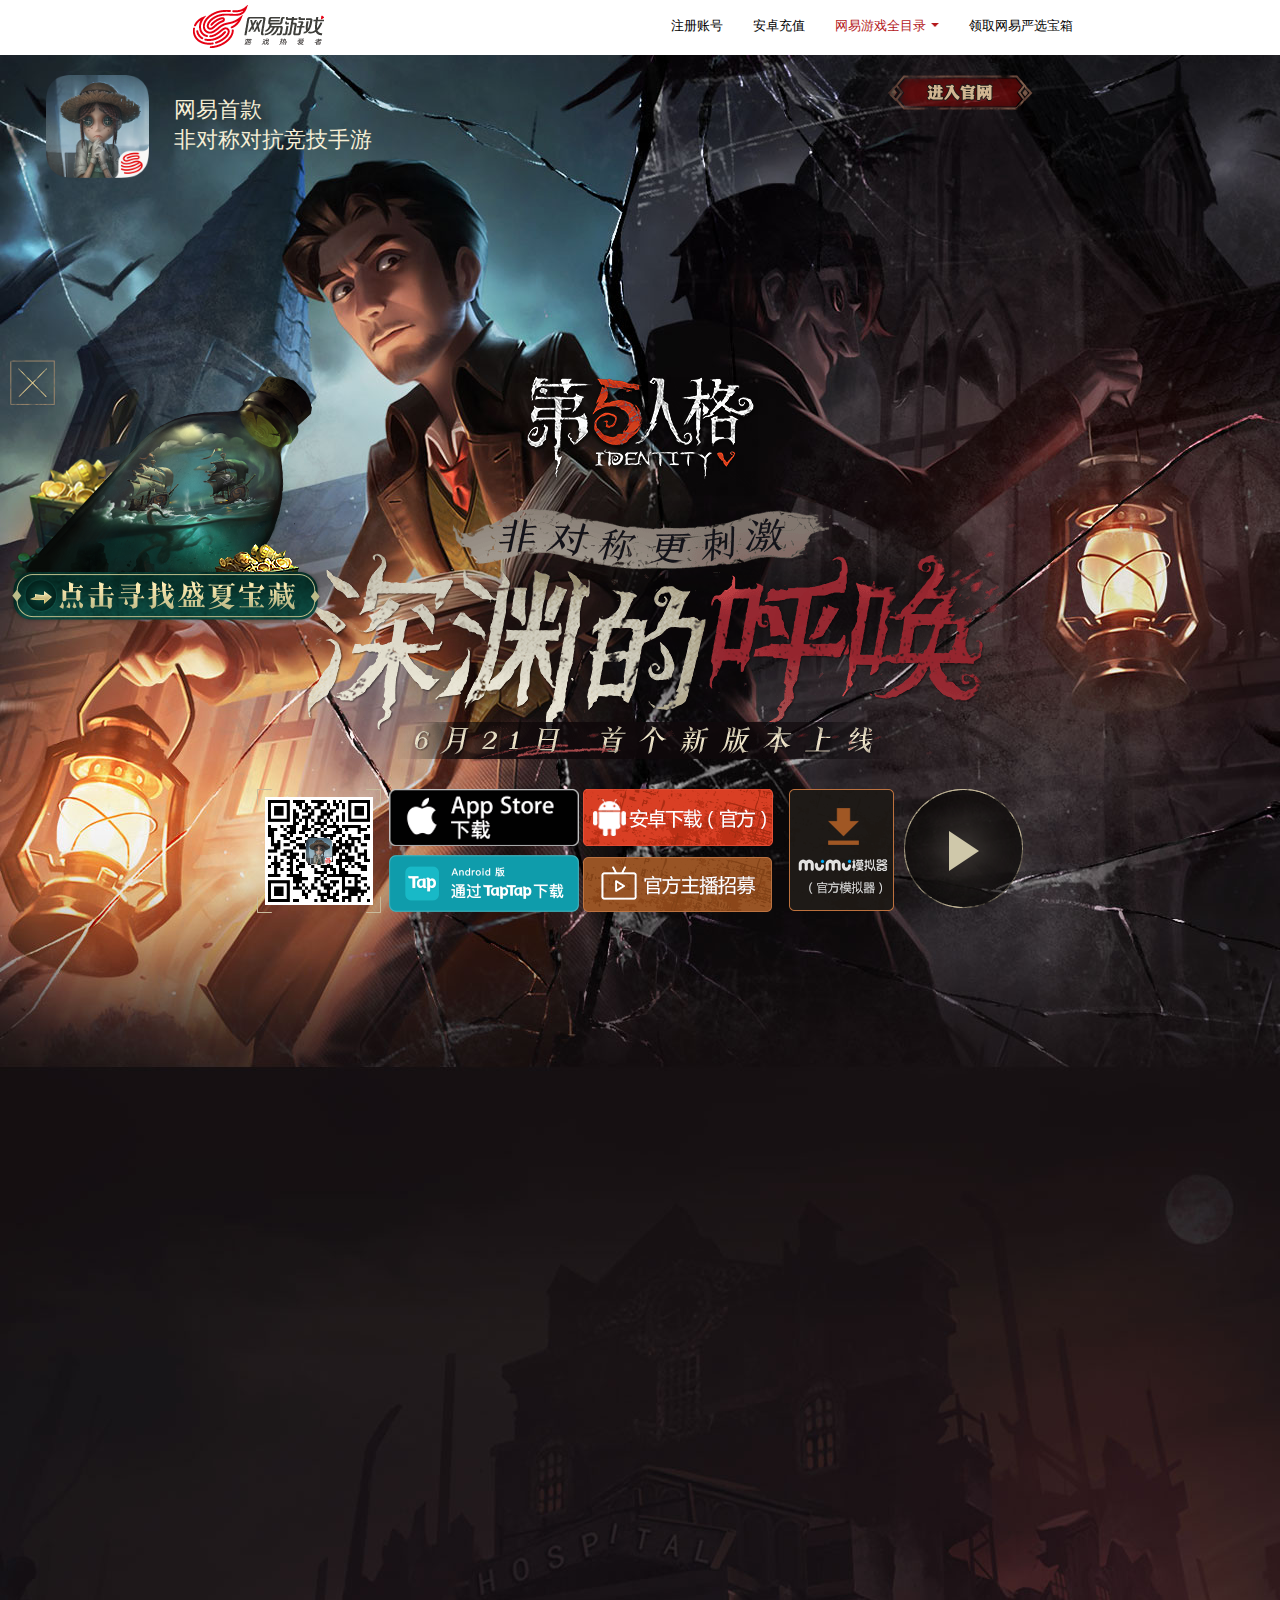
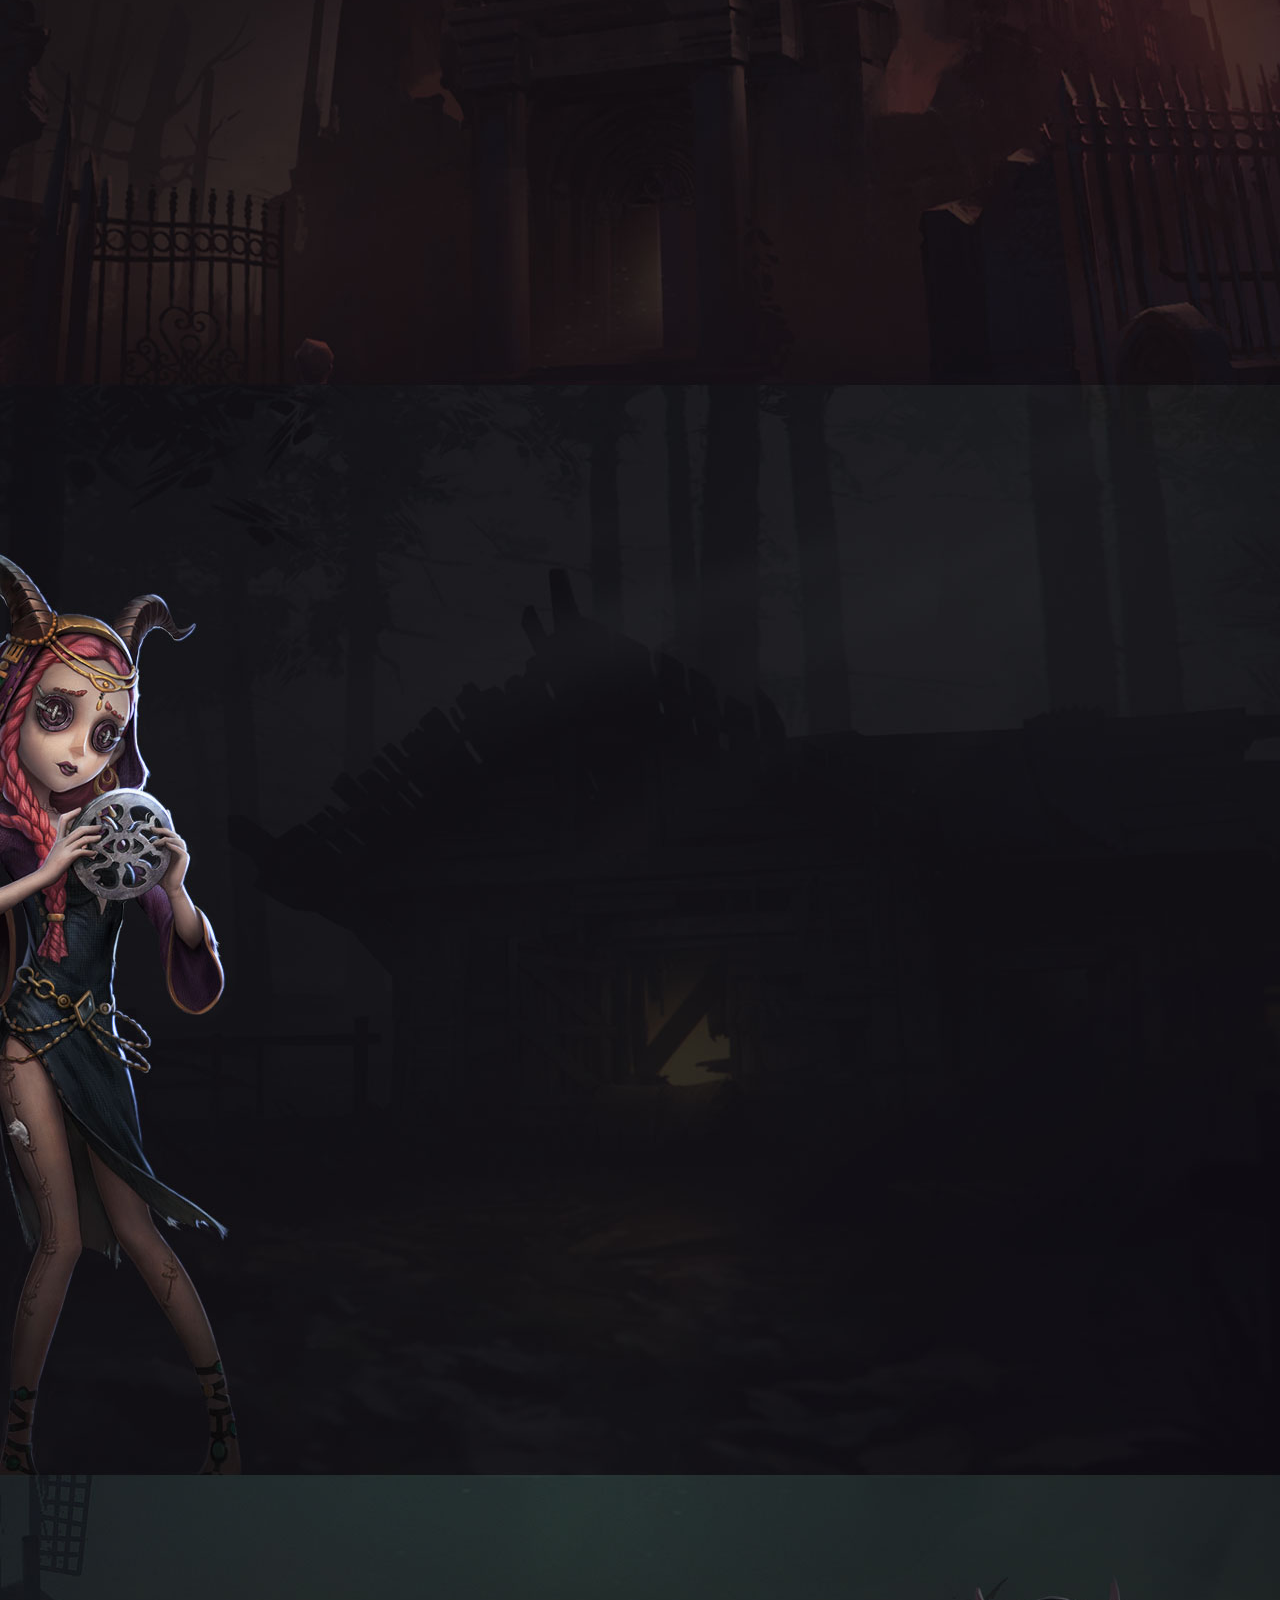
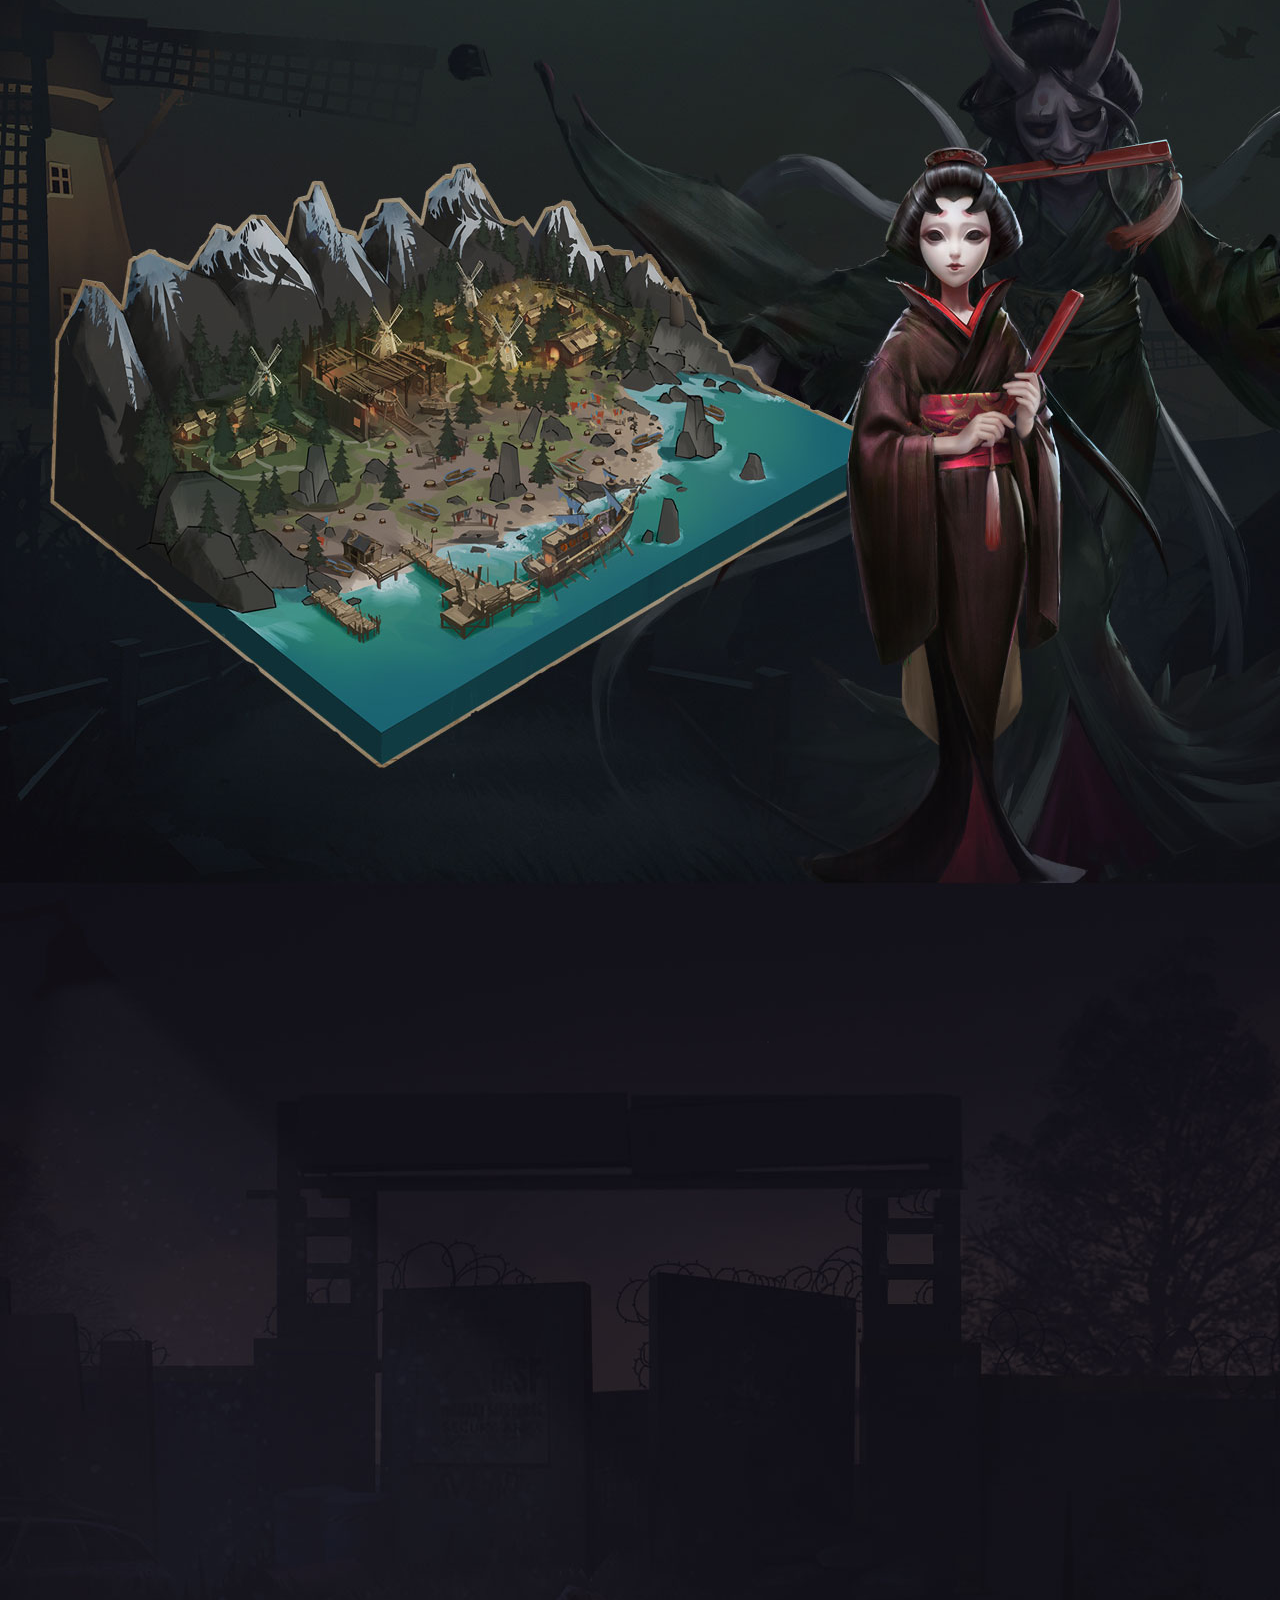
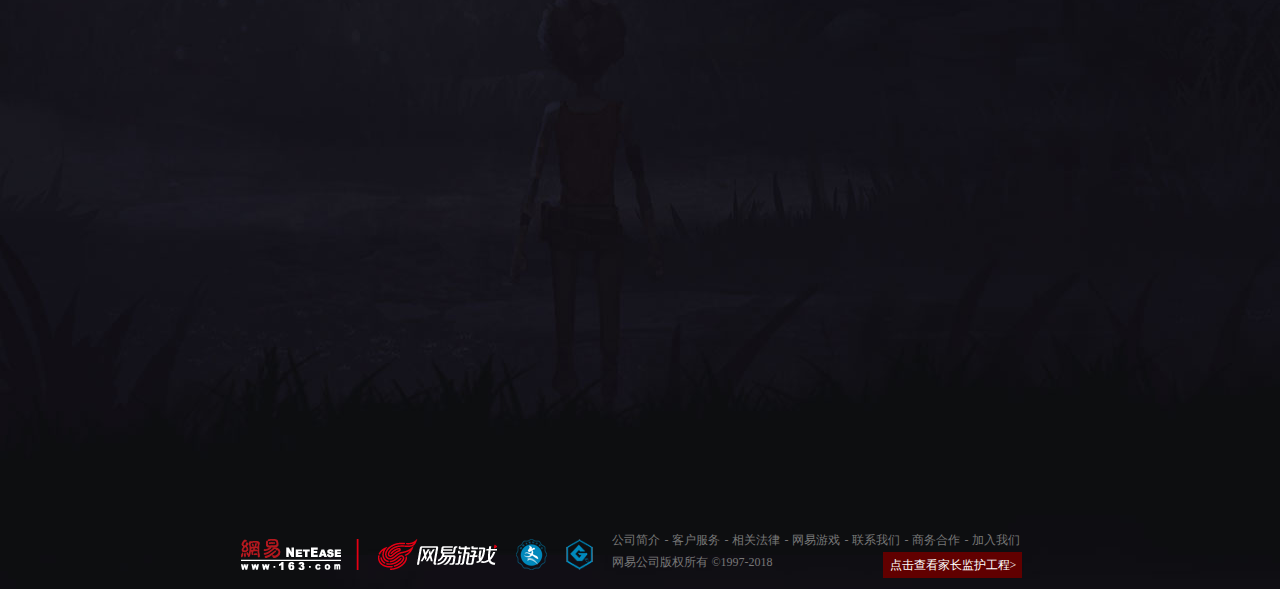
<file: index.html>
<!DOCTYPE html>
<html lang="en">
<head>
	<meta charset="UTF-8">
	<title>《第五人格》首个资料片《深渊的呼唤》上线</title>
	<link rel="icon" href="icon.ico" type="image/x-icon">
	<link rel="shortcut icon" href="icon.ico" type="image/x-icon">
	<link rel="stylesheet" href="css/global.css">
	<link rel="stylesheet" href="css/index.css">
	<script src="js/jquery-1.11.1.min.js"></script>
</head>
<body>
	<!-- 浮动活动栏 -->
	<div class="activity">
		<div>
			<img src="img/fixed-close_72ceb04.png" alt="关闭" title="关闭">
			<a href="activity.html" target="_blank"><img src="img/trea-btn_7d0ad4a.png" alt="点击寻找盛夏宝藏"><img src="img/icon-click_3a8e43d.png" alt="箭头"></a>
		</div>
	</div>
	<!-- 导航 -->
	<div class="header" id="top">
		<div class="nav">
			<a href="javascript:void(0)"></a>
			<ul>
				<li><a href="javascript:void(0)">注册账号</a></li>
				<li><a href="javascript:void(0)">安卓充值</a></li>
				<li><a href="javascript:void(0)">网易游戏全目录<img src="img/arrow.png" alt="arrow"></a></li>
				<li><a href="javascript:void(0)">领取网易严选宝箱</a></li>
			</ul>
		</div>
	</div>
	<!-- 主体-->
	<div class="main">
		<!-- 宣传图 -->
		<div class="banner">
			<div class="toHome">
				<div class="icon">
					<a href="javascript:void(0)">
						<img src="img/icon.png" alt="icon">
						<span>网易首款<br>非对称对抗竞技手游</span>
					</a>
				</div>
				<div class="home">
					<a href="home.html" target="_blank"><img src="img/home_781cd11.png" alt="进入官网"></a>
				</div>
			</div>
			<!-- ban_js_logo盒子 -->
			<div class="ban_js_1">
				<div class="logo"><a href="home.html" target="_blank"><img src="img/logo_b463069.png" alt="第五人格"></a></div>
				<p></p>
			</div>
			<!-- 下载，ban_js_download盒子 -->
			<ul class="download">
				<li class="QRcode"><img src="img/596823ed7f9d2ad89eebab2coGCVLCdv.png" alt="二维码"></li>
				<li class="buttons">
					<a href="javascript:void(0)" class="up"><img src="img/ios-dl_b8cb040.png" alt="苹果下载"></a>
					<a href="javascript:void(0)" class="up"><img src="img/android_2366bbc.png" alt="安卓下载"></a>
					<a href="javascript:void(0)"><img src="img/tap-dl_5020a15.png" alt="TapTap下载"></a>
					<a href="javascript:void(0)"><img src="img/zbzm_7d82088.png" alt="官方主播招募"></a>
				</li>
				<li class="mumu"><a href="javascript:void(0)"><img src="img/mnq_7913bdb.png" alt="mumu模拟器下载"></a></li>
				<li class="video"><a href="javascript:void(0)"><img src="img/circle_259e4bd.png" alt="播放视频" title="视频"></a></li>
			</ul>
		</div>
		<!-- 第一部分 -->
		<div class="part1">
			<div class="part1_js_1">
				<h2></h2>
				<ul>
					<li><img src="img/p1-role1_79d6f5b.png" alt="求生者-祭司"></li>
					<li><img src="img/p1-role2_72763b6.png" alt="监管者-黄衣之主"></li>
					<li><img src="img/p1-role3_dbeccc8.png" alt="求生者-调香师"></li>
					<li><img src="img/p1-role4_f9fbcaa.png" alt="监管者-敬请期待"></li>
				</ul>
			</div>
		</div>
		<!-- 第二部分 -->
		<div class="part2">
			<div class="part2_js_1">
				<h2></h2>
				<ul>
					<li><img src="img/a1_e7d9e8c.png" alt="第二赛季精华Ⅰ"></li>
					<li><img src="img/a2_eef43be.png" alt="第二赛季精华Ⅱ"></li>
					<li><img src="img/a3_26369b7.png" alt="第二赛季精华Ⅲ"></li>
					<li><img src="img/a4_40e6c17.png" alt="儿童节活动"></li>
					<li><img src="img/a5_ec6fd9c.png" alt="端午节活动"></li>
					<li><img src="img/a6_7029c17.png" alt="世界杯活动"></li>
				</ul>
			</div>
		</div>
		<!-- 第三部分 -->
		<div class="part3">
			<div class="part3_js_1">
				<h2></h2>
				<img src="img/p2-place_b681ce7.png" alt="大门">
				<img src="img/p2-place_b681ce7.png" alt="风车">
				<img src="img/p2-place_b681ce7.png" alt="海边">
			</div>
		</div>
		<!-- 第四部分+尾部 -->
		<div class="part4">
			<div class="part4_js_1">
				<h2></h2>
				<!-- 手动轮播图 -->
				<div class="sowingMap">
					<div class="map">
						<ul id="img">
							<li><img src="img/p4-1_6640e22.jpg" alt="亲眼所见，亦非真实"></li>
							<li><img src="img/p4-2_50c4024.jpg" alt="诡异狂欢响彻庄园"></li>
							<li><img src="img/p4-3_da8ac7f.jpg" alt="奔跑，是唯一的选择"></li>
							<li><img src="img/p4-4_9a01a95.jpg" alt="去搜寻每一处角落"></li>
							<li><img src="img/p4-5_f5d1521.jpg" alt="你要找出真相？"></li>
							<li><img src="img/p4-6_97cb23f.jpg" alt="亲眼所见，亦非真实"></li>
							<li><img src="img/p4-1_6640e22.jpg" alt="亲眼所见，亦非真实"></li>
						</ul>
					</div>
					<div id="p4_prev"><img src="img/prev_532a7f3.png" alt="prev"></div>
					<div id="p4_next"><img src="img/next_6b00db8.png" alt="next"></div>
					<ul>
						<li><img src="img/p4-ph_ea1c181.png" alt="选择图片"></li>
						<li><img src="img/p4-p_c0ff378.png" alt="选择图片"></li>
						<li><img src="img/p4-p_c0ff378.png" alt="选择图片"></li>
						<li><img src="img/p4-p_c0ff378.png" alt="选择图片"></li>
						<li><img src="img/p4-p_c0ff378.png" alt="选择图片"></li>
						<li><img src="img/p4-p_c0ff378.png" alt="选择图片"></li>
					</ul>
				</div>
				<!-- 分享 -->
				<ul>
					<li><a href="javascript:void(0)"><img src="img/wx_3a8222a.jpg" alt="官方微信"></a><h6>官方微信</h6></li>
					<li><a href="javascript:void(0)"><img src="img/wb_3750940.jpg" alt="官方微博"></a><h6>官方微博</h6></li>
					<li><a href="javascript:void(0)"><img src="img/luntan_fe88844.png" alt="官方论坛"></a><h6>官方论坛</h6></li>
					<li><a href="javascript:void(0)"><img src="img/baidu_2775c2a.png" alt="百度贴吧"></a><h6>百度贴吧</h6></li>
					<li><a href="javascript:void(0)"><img src="img/wyds_759e5c1.png" alt="网易大神"></a><h6>网易大神</h6></li>
					<li><div><a href="#top"><img src="img/to-top_9385569.png" alt="返回顶部"></a></div></li>
				</ul>
			</div>
			
			<!-- 尾部 -->
			<div class="footer">
				<a href="javascript:void(0)"><img src="img/netease.2.png" alt="网易首页"></a>
				<a href="javascript:void(0)"><img src="img/nie.2.png" alt="网易游戏"></a>
				<a href="javascript:void(0)"><img src="img/wen.png" alt="文化经营"></a>
				<a href="javascript:void(0)"><img src="img/wen2.png" alt="电子标签"></a>
				<span>
					<ul>
						<li><a href="javascript:void(0)">公司简介</a><span>-</span></li>
						<li><a href="javascript:void(0)">客户服务</a><span>-</span></li>
						<li><a href="javascript:void(0)">相关法律</a><span>-</span></li>
						<li><a href="javascript:void(0)">网易游戏</a><span>-</span></li>
						<li><a href="javascript:void(0)">联系我们</a><span>-</span></li>
						<li><a href="javascript:void(0)">商务合作</a><span>-</span></li>
						<li><a href="javascript:void(0)">加入我们</a></li>
					</ul>
					<p>网易公司版权所有 ©1997-2018</p>
					<a href="javascript:void(0)">点击查看家长监护工程></a>
				</span>
			</div>
		</div>
	</div>
	<script src="js/index.js"></script>
</body>
</html>
</file>
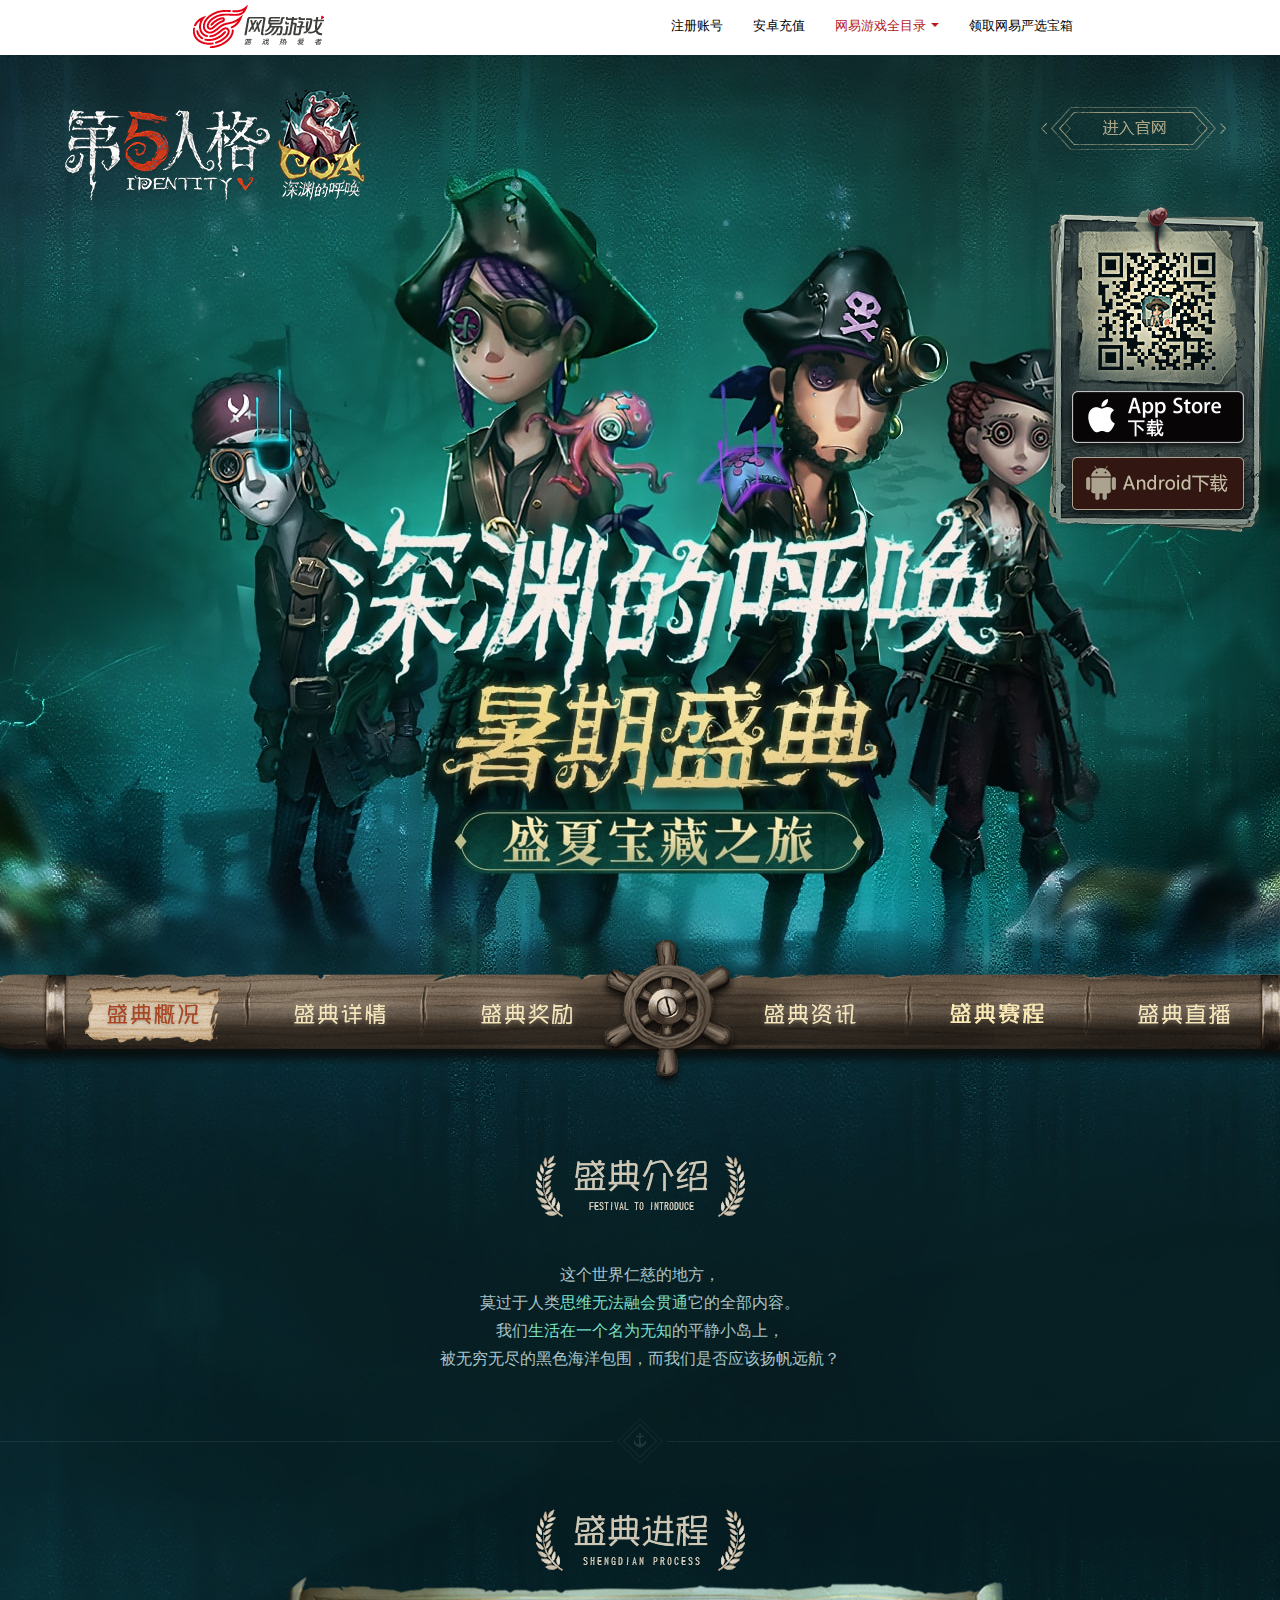
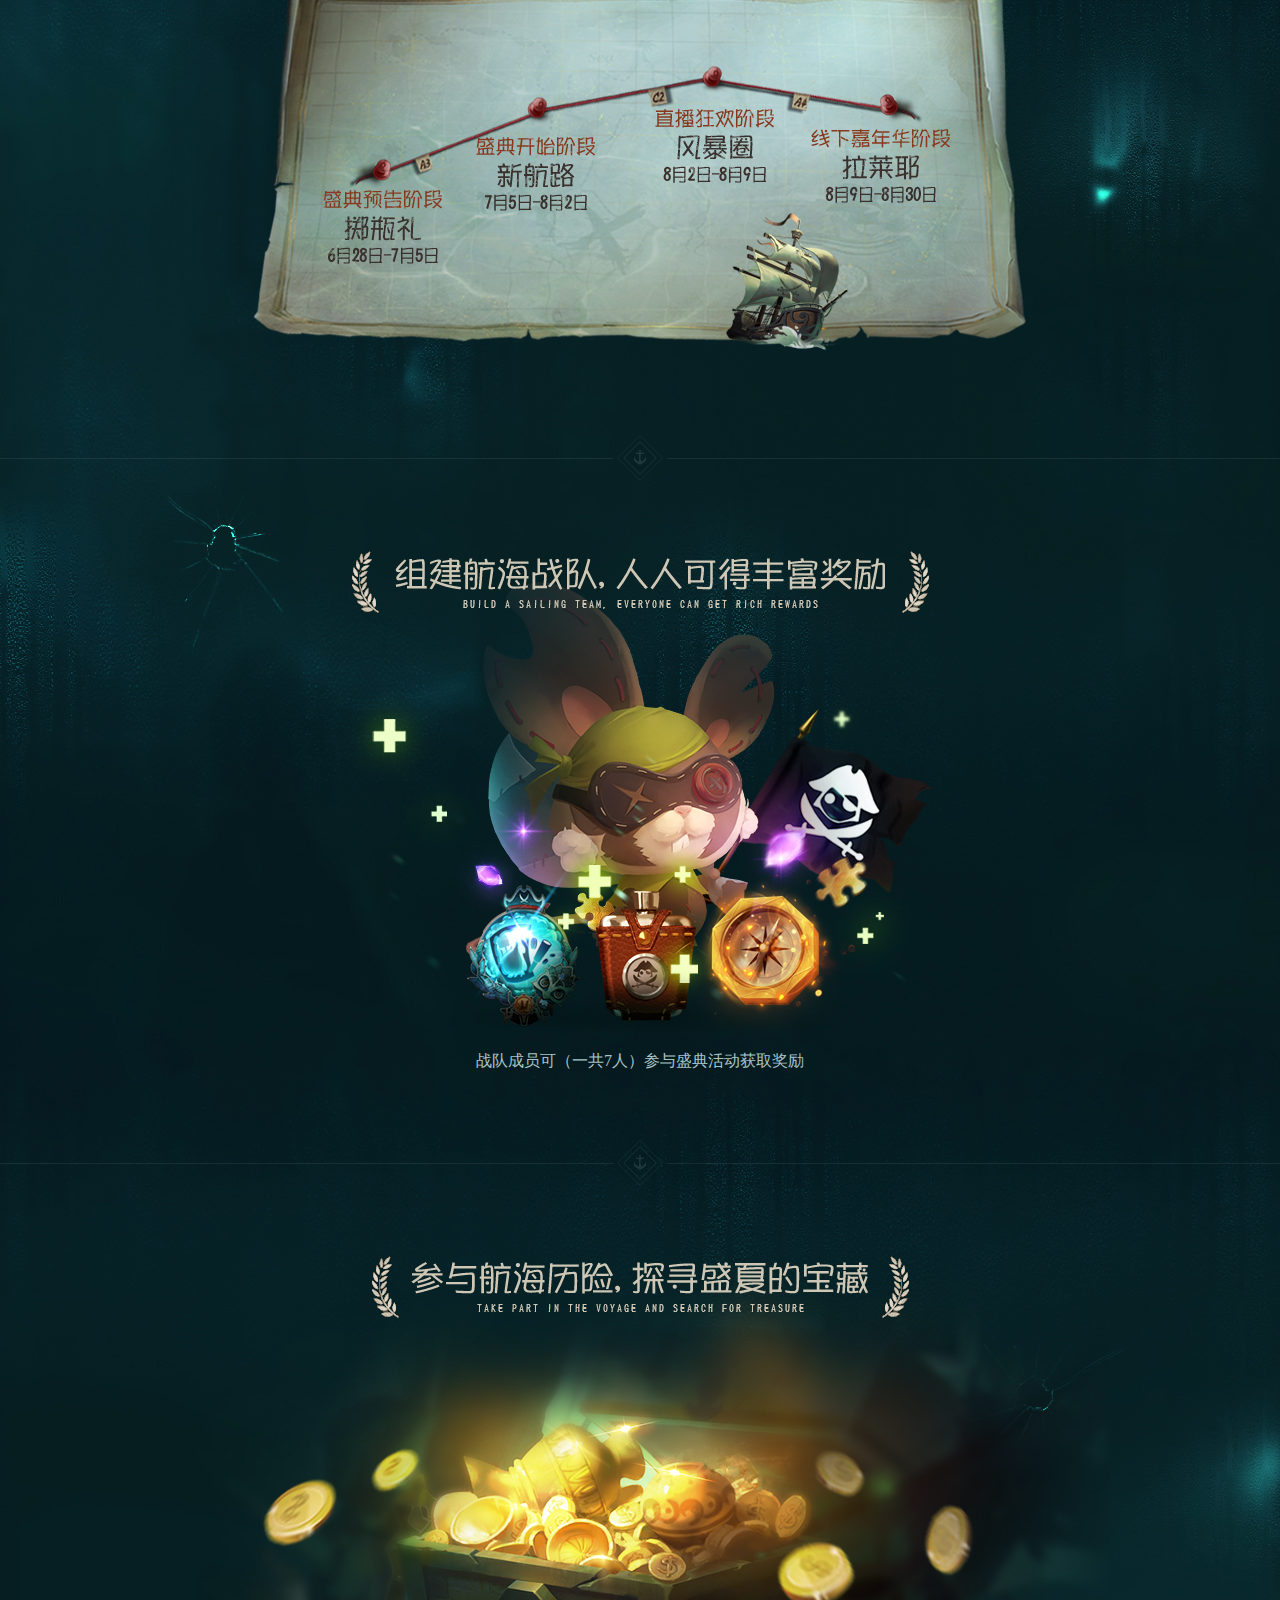
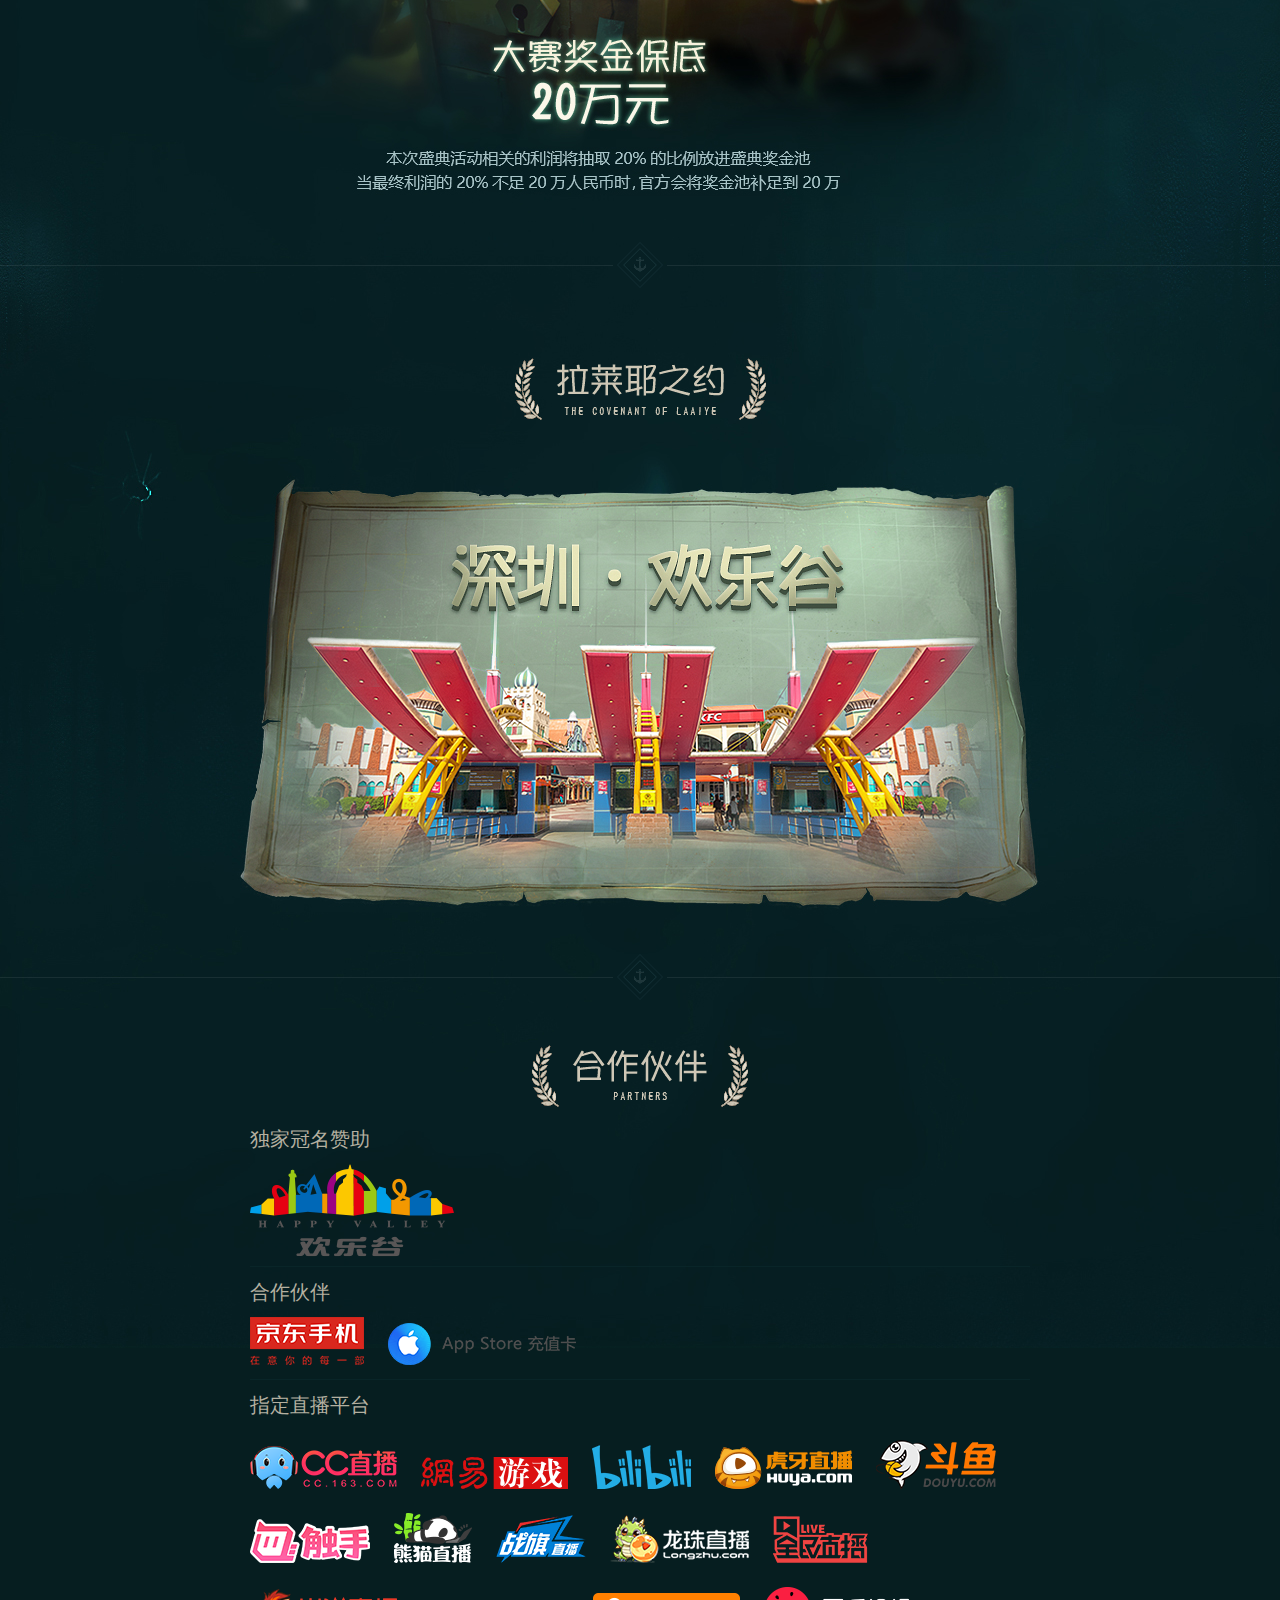
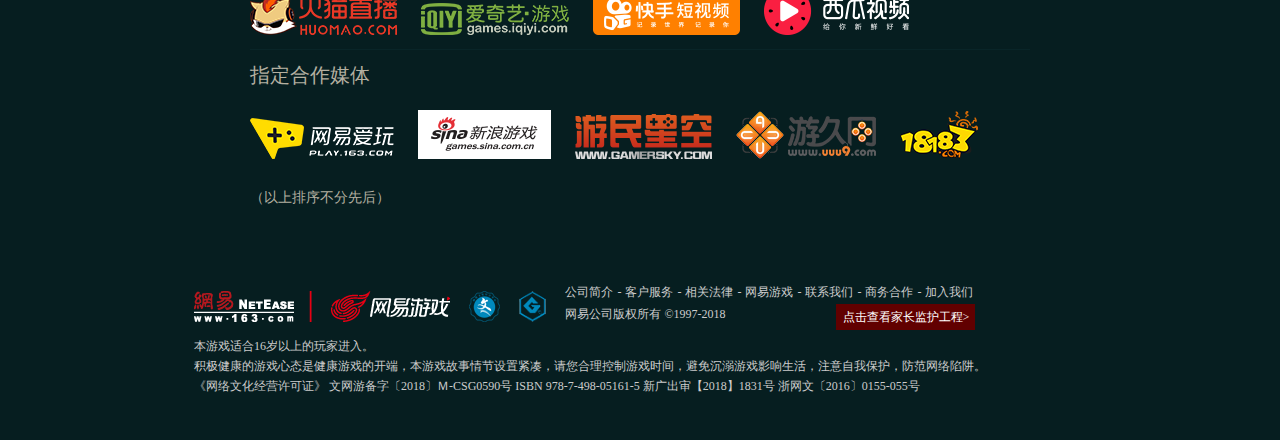
<file: activity.html>
<!DOCTYPE html>
<html lang="en">
<head>
	<meta charset="UTF-8">
	<title>《第五人格》官方网站-深渊的呼唤暑期盛典</title>
	<link rel="icon" href="icon.ico" type="image/x-icon">
	<link rel="shortcut icon" href="icon.ico" type="image/x-icon">
	<link rel="stylesheet" href="css/global.css">
	<link rel="stylesheet" href="css/activity.css">
	<script src="js/jquery-1.11.1.min.js"></script>
</head>
<body>
	<!-- 下载 -->
	<div class="download">
		<a href=""></a>
		<a href=""></a>
	</div>
	<!-- 导航 -->
	<div class="header">
		<div class="nav">
			<a href="javascript:void(0)"></a>
			<ul>
				<li><a href="javascript:void(0)">注册账号</a></li>
				<li><a href="javascript:void(0)">安卓充值</a></li>
				<li><a href="javascript:void(0)">网易游戏全目录<img src="img/arrow.png" alt="arrow"></a></li>
				<li><a href="javascript:void(0)">领取网易严选宝箱</a></li>
			</ul>
		</div>
	</div>
	<!-- 主体 -->
	<div class="main">
		<!-- 宣传图 -->
		<div class="banner">
			<a href="home.html" target="_blank"></a>
			<a href="javascript:void(0)"></a>
			<a class="home cover" href="home.html" target="_blank"></a>
			<a class="home" href="home.html" target="_blank"></a>
			<ul>
				<li class="click"><img src="img/nav1-hover_66b8c85.png" alt="盛典概况"></li>
				<li><img src="img/nav2_d761559.png" alt="盛典详情"></li>
				<li><img src="img/nav4_106b292.png" alt="盛典奖励"></li>
				<li><img src="img/nav3_6652f7e.png" alt="盛典资讯"></li>
				<li><img src="img/nav5_c19897b.png" alt="盛典赛程"></li>
				<li><img src="img/nav6_9f98f67.png" alt="盛典直播"></li>
			</ul>
		</div>
		<div class="pageWrap">
		<!-- 盛典概况 -->
			<!-- 第一页 -->
			<div class="page1 page">
				<div class="page1Con">
					<img src="img/tit1_1_d76435c.png" alt="盛典介绍">
					<p class="pageWord">这个世界仁慈的地方，<br>
					莫过于人类<span>思维无法融会贯通</span>它的全部内容。<br>
					我们<span>生活在一个名为无知</span>的平静小岛上，<br>
					被无穷无尽的黑色海洋包围，而我们是否应该扬帆远航？</p>
					<div class="split split1"></div>
					<img src="img/tit1_2_0ad2f84.png" alt="盛典进程">
					<div class="split split2"></div>
					<img src="img/tit1_3_4173172.png" alt="组建航海战队，人人可得丰富奖励">
					<p  class="pageWord page1_p2">战队成员可（一共7人）参与盛典活动获取奖励</p>
					<div class="split split3"></div>
					<img src="img/tit1_4_bd26910.png" alt="参与航海历险，探寻盛夏的宝藏">
					<div class="split split4"></div>
					<img src="img/tit1_5_c647a68.png" alt="拉莱耶之约">
					<div class="split split5"></div>
					<img src="img/tit1_6_39c8a41.png" alt="合作伙伴">
					<ul class="coops">
						<li>
							<p>独家冠名赞助</p>
							<a href="javascript:void(0)" class="aHover"><img src="img/m1_072795e.png" alt="欢乐谷"></a>
						</li>
						<li>
							<p>合作伙伴</p>
							<a href="javascript:void(0)" class="aHover partner"><img src="img/m2_40aee21.png" alt="京东手机"></a>
							<a href="javascript:void(0)" class="aHover partner"><img src="img/m3_16f17fa.png" alt="AppStore充值卡"></a>
						</li>
						<li class="coopsImg">
							<p>指定直播平台</p>
							<img src="img/m4_8eb8ad6.png" alt="CC直播">
							<img src="img/m5_6f64743.png" alt="网易游戏">
							<img src="img/m6_5b863b5.png" alt="bilibili">
							<img src="img/m8_83cb31c.png" alt="虎牙直播">
							<img src="img/m9_defea5d.png" alt="斗鱼">
							<img src="img/m10_10e3657.png" alt="触手">
							<img src="img/m11_a24f541.png" alt="熊猫直播">
							<img src="img/m12_edeb792.png" alt="战旗直播">
							<img src="img/m13_c46ad53.png" alt="龙珠直播">
							<img src="img/m14_b37083c.png" alt="全民直播">
							<img src="img/m15_9898d23.png" alt="火猫直播">
							<img src="img/m16_c6a187f.png" alt="爱奇艺游戏">
							<img src="img/m17_0bf6c57.png" alt="快手短视频">
							<img src="img/m18_fcc12ee.png" alt="西瓜视频">
						</li>
						<li class="coopsImg">
							<p>指定合作媒体</p>
							<img src="img/m19_059daea.png" alt="网易爱玩">
							<img src="img/m20_7ac58c3.png" alt="新浪游戏">
							<img src="img/m21_b4d94f4.png" alt="游民星空">
							<img src="img/m22_ec3b34a.png" alt="游久网">
							<img src="img/m23_ae93a98.png" alt="18183">
							<p class="tip">（以上排序不分先后）</p>
						</li>
					</ul>
					
				</div>
			</div>
			<!-- 第二页 -->
			<div class="page2 page">
				<div class="page2Con">
					<img src="img/tit1_961b5cd.png" alt="组建航海战队，寻找盛夏宝藏">
					<div class="page2_1">
						<h3>战队报名后可参与盛典获取奖励</h3>
						<ul class="page2Word">
							<li>> 通过战斗获取盛典勋章→兑换盛典宝箱</li>
							<li>> 解锁个人战斗数获取对应奖励</li>
							<li>> 新航路阶段战队前100名可获得【深渊的呼唤-风暴圈】主题专属头像框以及对应排名碎片奖励</li>
							<li>> 风暴圈阶段战队前8名可获得【深渊的呼唤-拉莱耶】主题专属头像框以及对应排名碎片奖励，还可瓜分奖金池</li>
							<li>> 拉莱耶阶段，玩家可以支持喜欢的战队，当支持的战队排名越高，将获得更多的碎片和线索奖励</li>
						</ul>
					</div>
					<div class="split"></div>
					<img src="img/tit2_dc0b89b.png" alt="盛夏藏宝地图">
					<p class="page2Word">欧莉蒂丝庄园主与欢乐谷还为大家准备了另外一份宝藏，<br>
					你们可以来到现场参加一个个解密或挑战，收集更多的宝藏信息（参加任务盖章），<br>
					在欢乐谷赢取另一份宝藏（周边）</p>
					<div class="page_2"></div>
					<div class="split"></div>
					<img src="img/tit3_23e3333.png" alt="盛夏宝藏之旅">
					<div class="page_2"></div>
					<div class="split"></div>
					<img src="img/tit4_95beefd.png" alt="现场图集">
					<div class="page_2"></div>
					<div class="split"></div>
					<img src="img/tit5_500fc90.png" alt="冠军队伍">
					<div class="page_2"></div>
				</div>
			</div>
			<!-- 第三页 -->
			<div class="page3 page">
				<div class="page3Con">
					<img src="img/tit1_d412573.png" alt="盛夏宝藏">
					<p class="pageWord">
						穿越狂暴危险的海域，与未知的怪兽搏斗，<br>
						去赢得这盛夏远航的宝藏。<br>
						但一定要记住，<br>
						与怪兽搏斗的人要谨防自己因此而变成怪兽。
					</p>
					<div class="split"></div>
					<img src="img/tit2_3dea93b.png" alt="航海宝藏">
					<div class="page3_box">
						<ul class="nav">
							<li class="click"></li>
							<li></li>
							<li></li>
							<li></li>
							<li></li>
						</ul>
						<ul class="content">
							<li><img src="img/aw1_7b7c1e9.png" alt="高级时装"></li>
							<li>
								<ul>
									<li><img src="img/aw4_1_aa91949.png" alt="海盗领航员"></li>
									<li><img src="img/aw4_2_a99c1a1.png" alt="海盗远望者"></li>
									<li><img src="img/aw4_3_0cfe9bd.png" alt="海盗枪手"></li>
									<li><img src="img/aw4_4_4e9d36d.png" alt="海怪船长"></li>
									<li><img src="img/aw4_5_5faf6eb.png" alt="海盗船匠"></li>
									<li><img src="img/aw4_6_0fe1a79.png" alt="海盗巫医"></li>
								</ul>
							</li>
							<li>
								<div>
									<img src="img/aw3_1_7bb2926.png" alt="海盗旗">
									<img src="img/aw3_2_53da106.png" alt="海盗罗盘">
									<img src="img/aw3_3_cf580be.png" alt="海盗酒壶">
								</div>
							</li>
							<li>
								<div>
									<img src="img/aw2_1_6f4c583.png" alt="海盗黑腹鼠">
									<img src="img/aw2_2_9bb6f15.png" alt="海盗白腹鼠">
								</div>
							</li>
							<li><div></div></li>
						</ul>
					</div>
					<div class="split"></div>
					<img src="img/tit3_e32fec2.png" alt="航海活动奖励">
					<img class="page3_3" src="img/aw-bar_ae6c6e2.png" alt="奖励">
					<p class="pageWord page3_p3">解锁<span>个人战斗数</span>获取<span>对应奖励</span><br>
					新航路阶段战队前100名可获得【深渊的呼唤-风暴圈】主题专属头像框以及对应排名碎片奖励<br>风暴圈阶段战队前8名可获得【深渊的呼唤-拉莱耶】主题专属头像框以及对应排名碎片奖励，还可瓜分奖金池<br>
					拉莱耶阶段，玩家可以支持喜欢的战队，当支持的战队排名越高，将获得更多的碎片和线索奖励</p>
				</div>
			</div>
			<!-- 第四页 -->
			<div class="page4 page">
				<div class="page4Con">
					<img src="img/tit1_0241d01.png" alt="航海传闻">
					<div class="page4_box">
						<ul class="page4_nav">
							<li class="click">最新</li>
							<li>资讯</li>
							<li>媒体</li>
						</ul>
						<ul class="page4_con">
							<li>
								<a href="javascript:void(0)">
									<span>[资讯]即刻开战！《第五人格》暑期盛典“新航路”阶段打响</span><span>07-23</span>
								</a>
								<a href="javascript:void(0)">
									<span>[资讯]《第五人格》海外双平台上线 各国玩家翘首期待</span><span>07-13</span>
								</a>
							</li>
							<li style="display:none;">
								<a href="javascript:void(0)">
									<span>[资讯]即刻开战！《第五人格》暑期盛典“新航路”阶段打响</span><span>07-23</span>
								</a>
								<a href="javascript:void(0)">
									<span>[资讯]《第五人格》海外双平台上线 各国玩家翘首期待</span><span>07-13</span>
								</a>
							</li>
							<li style="display:none;"></li>
						</ul>
					</div>
					<div class="split"></div>
					<img src="img/tit2_ab00850.png" alt="航海图集">
					<div class="page4_2"></div>
					<div class="split"></div>
					<img src="img/tit3_1a91810.png" alt="玩家互动">
					<div class="page4_3"></div>
				</div>
			</div>
			<div class="page5 page">
				<div class="page5Con">
					<img src="img/tit1_2_0ad2f84.png" alt="盛典进程">
					<div class="page5_1"></div>
					<div class="split"></div>
					<img src="img/tit2_cc9b833.png" alt="支持你喜欢的战队">
					<ul class="page5_2">
						<li>
							<p class="vote">70583</p>
							<p class="team">JL丶君临天下</p>
						</li>
						<li>
							<p class="vote">67159</p>
							<p class="team">SIXMAN</p>
						</li>
						<li>
							<p class="vote">196981</p>
							<p class="team">VE</p>
						</li>
						<li>
							<p class="vote">82733</p>
							<p class="team">虎牙Gr战队</p>
						</li>
						<li>
							<p class="vote">4052711</p>
							<p class="team">虎牙As战队</p>
						</li>
						<li>
							<p class="vote">84226</p>
							<p class="team">CCCardinal</p>
						</li>
						<li>
							<p class="vote">319717</p>
							<p class="team">mFb丶</p>
						</li>
						<li>
							<p class="vote">1048280</p>
							<p class="team">5hs战队</p>
						</li>
					</ul>
					<div class="split"></div>
					<img src="img/tit3_eb3cdad.png" alt="对阵图">
					<img src="img/map2_e7d6036.png" alt="对阵">
				</div>
			</div>
			<div class="page6 page">
				<div class="page6Con"></div>
			</div>
			<!-- 尾部 -->
			<div class="footer">
				<a href="javascript:void(0)"><img src="img/netease.2.png" alt="网易首页"></a>
				<a href="javascript:void(0)"><img src="img/nie.2.png" alt="网易游戏"></a>
				<a href="javascript:void(0)"><img src="img/wen.png" alt="文化经营"></a>
				<a href="javascript:void(0)"><img src="img/wen2.png" alt="电子标签"></a>
				<span>
					<ul>
						<li><a href="javascript:void(0)">公司简介</a><span>-</span></li>
						<li><a href="javascript:void(0)">客户服务</a><span>-</span></li>
						<li><a href="javascript:void(0)">相关法律</a><span>-</span></li>
						<li><a href="javascript:void(0)">网易游戏</a><span>-</span></li>
						<li><a href="javascript:void(0)">联系我们</a><span>-</span></li>
						<li><a href="javascript:void(0)">商务合作</a><span>-</span></li>
						<li><a href="javascript:void(0)">加入我们</a></li>
					</ul>
					<p>网易公司版权所有 ©1997-2018</p>
					<a href="javascript:void(0)">点击查看家长监护工程></a>
				</span>		
				<p class="tips">本游戏适合16岁以上的玩家进入。<br>
				积极健康的游戏心态是健康游戏的开端，本游戏故事情节设置紧凑，请您合理控制游戏时间，避免沉溺游戏影响生活，注意自我保护，防范网络陷阱。<br>
				《网络文化经营许可证》 文网游备字〔2018〕Ｍ-CSG0590号 ISBN 978-7-498-05161-5 新广出审【2018】1831号 浙网文〔2016〕0155-055号
				</p>
			</div>
		</div>
	</div>


	<script src="js/activity.js"></script>
</body>
</html>
</file>
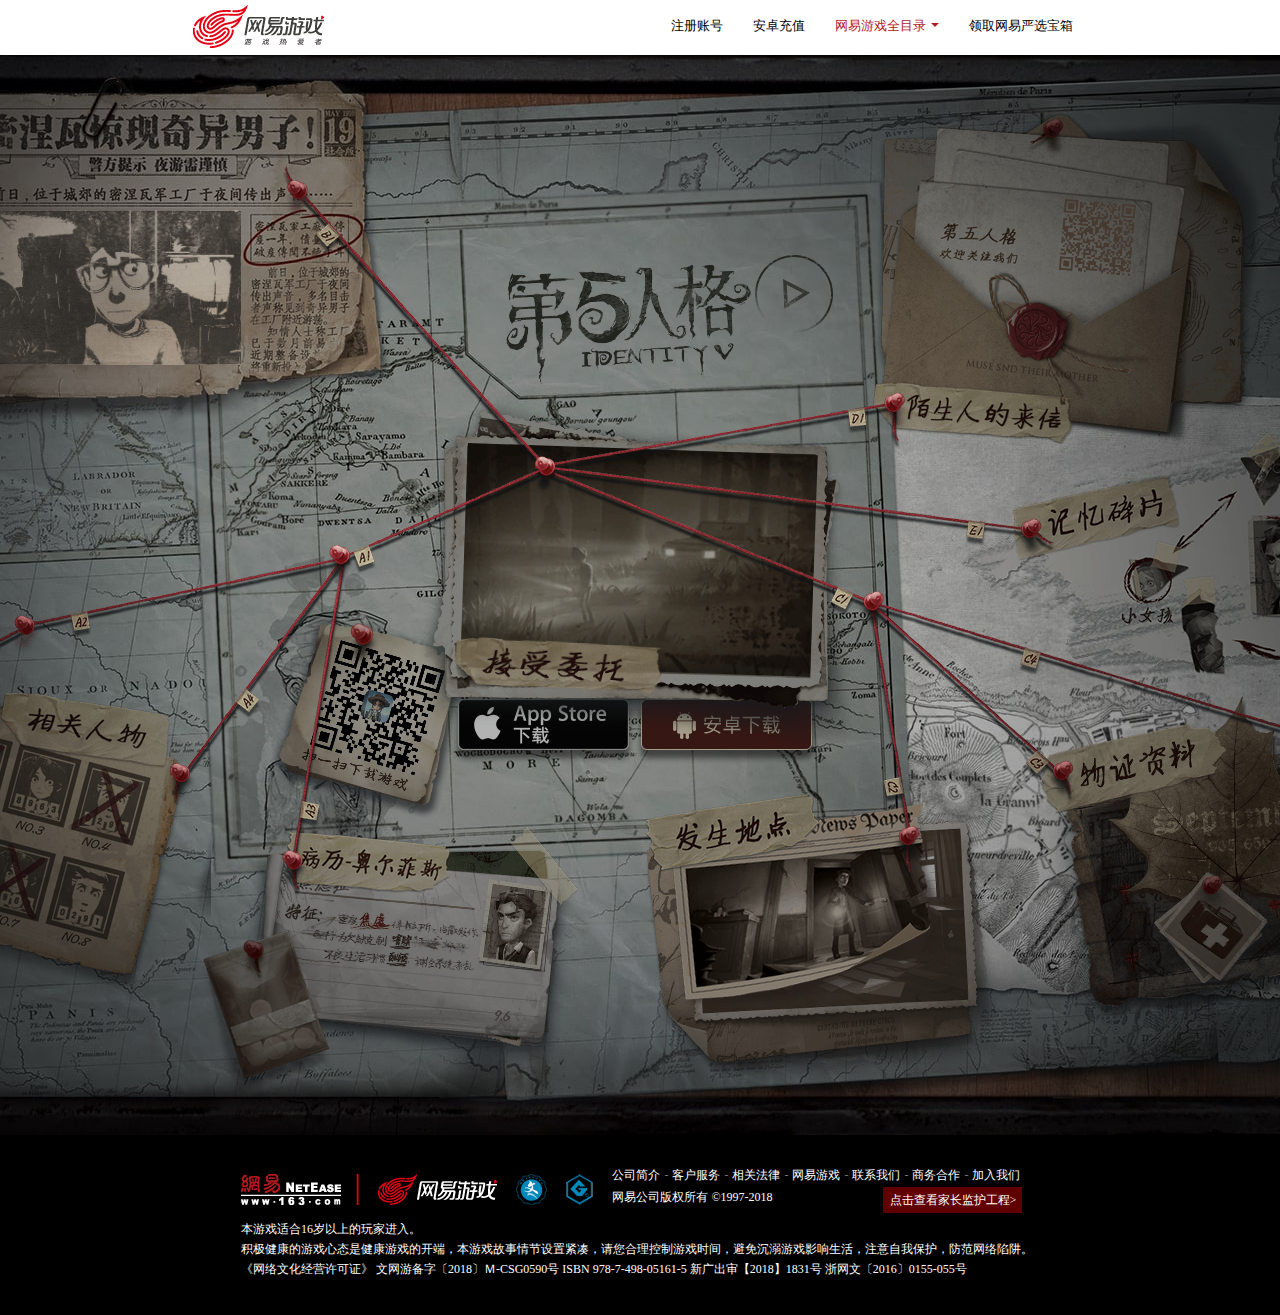
<file: home.html>
<!DOCTYPE html>
<html lang="en">
<head>
	<meta charset="UTF-8">
	<title>《第五人格》官方网站</title>
	<link rel="icon" href="icon.ico" type="image/x-icon">
	<link rel="shortcut icon" href="icon.ico" type="image/x-icon">
	<link rel="stylesheet" href="css/global.css">
	<link rel="stylesheet" href="css/home.css">
	<script src="js/jquery-1.11.1.min.js"></script>
</head>
<body>
	<!-- 导航 -->
	<div class="header" id="top">
		<div class="nav">
			<a href="javascript:void(0)"></a>
			<ul>
				<li><a href="javascript:void(0)">注册账号</a></li>
				<li><a href="javascript:void(0)">安卓充值</a></li>
				<li><a href="javascript:void(0)">网易游戏全目录<img src="img/arrow.png" alt="arrow"></a></li>
				<li><a href="javascript:void(0)">领取网易严选宝箱</a></li>
			</ul>
		</div>
	</div>
	<div class="main">
		<a class="survivor" href="index.html" target="_blank"><img src="img/d8bc6031-6ef2-4c93-a749-4555c20d0d25.gif" alt="逃生者" titile="逃生者"></a>
		<div class="mail bright"></div>
		<img class="mail" src="img/mail_191d80e.png" alt="陌生女人的来信">
		<img class="wx_code" src="img/wx_code_70de8d3.png" alt="微信二维码">
		<a class="logo" href="javascript:void(0)"></a>
		<a class="video" href="javascript:alert('暂未开放');"><i></i></a>
		<div class="entrust bright"></div>
		<div class="entrust entrustBottom">
			<p><img src="img/tt-photos_4a7e2ab.png" alt="接受委托"></p>
		</div>
		<p class="download_code"><img src="img/codeDown_0b639c6.png" alt="下载游戏"></p>
		<ul class="download">
			<li class="bright blankIos"><a href="javascript:void(0)"></a></li>
			<li class="down downIos"><a href="javascript:void(0)"></a></li>
			<li class="bright blankAndroid"><a href="javascript:void(0)"></a></li>
			<li class="down downAndroid"><a href="javascript:void(0)"></a></li>
		</ul>
		<div class="memory bright"></div>
		<div class="memory memoryBottom"></div>
		<div class="evidence bright"></div>
		<div class="evidence evidenceBottom">
			<img src="img/card_7747b7b.png" alt="card">
		</div>
		<div class="spot bright"></div>
		<div class="spot spotBottom">
			<img class="crimeSpot" src="img/tt-crime_scene_bce4f7a.png" alt="发生地点">
			<img class="crime" src="img/crime_scene1_323bf77.png" alt="photo">
		</div>
		<div class="record bright"></div>
		<div class="record recordBottom">
			<img class="swing" src="img/pill_bag_acd84c9.png" alt="pills">
		</div>
		<div class="list bright"></div>
		<div class="list listBottom">
			<div class="needle"></div>
		</div>
		<img class="redLine" src="img/line_e296b06.png" alt="redLine">
	</div>
	<div class="foot">
		<div class="footer">
			<a href="javascript:void(0)"><img src="img/netease.2.png" alt="网易首页"></a>
			<a href="javascript:void(0)"><img src="img/nie.2.png" alt="网易游戏"></a>
			<a href="javascript:void(0)"><img src="img/wen.png" alt="文化经营"></a>
			<a href="javascript:void(0)"><img src="img/wen2.png" alt="电子标签"></a>
			<span>
				<ul>
					<li><a href="javascript:void(0)">公司简介</a><span>-</span></li>
					<li><a href="javascript:void(0)">客户服务</a><span>-</span></li>
					<li><a href="javascript:void(0)">相关法律</a><span>-</span></li>
					<li><a href="javascript:void(0)">网易游戏</a><span>-</span></li>
					<li><a href="javascript:void(0)">联系我们</a><span>-</span></li>
					<li><a href="javascript:void(0)">商务合作</a><span>-</span></li>
					<li><a href="javascript:void(0)">加入我们</a></li>
				</ul>
				<p>网易公司版权所有 ©1997-2018</p>
				<a href="javascript:void(0)">点击查看家长监护工程></a>
			</span>
			<p class="tips">本游戏适合16岁以上的玩家进入。<br>
				积极健康的游戏心态是健康游戏的开端，本游戏故事情节设置紧凑，请您合理控制游戏时间，避免沉溺游戏影响生活，注意自我保护，防范网络陷阱。<br>
				《网络文化经营许可证》 文网游备字〔2018〕Ｍ-CSG0590号 ISBN 978-7-498-05161-5 新广出审【2018】1831号 浙网文〔2016〕0155-055号
			</p>
		</div>
	</div>
	<script src="js/home.js"></script>
</body>
</html>
</file>
<file: css/global.css>
/*通用*/
*{margin: 0;padding: 0;}
ul{list-style: none;}
a{text-decoration: none;}
body{min-width: 1200px;max-width: 1920px;margin: 0 auto;}
/*头部导航*/
.header{height: 55px;width: 100%;}
.header>.nav{width: 70%;height:100%;overflow: hidden;margin: 0 auto;}
.header>.nav>a{display: block;margin-top: 5px;width: 133px;height: 48px;background: url(../img/logo_b5525b7.png) no-repeat 0 0/133px 44px;float: left;}
.header>.nav>ul{float: right;width: 432px;font-size: 13px;}
.header>.nav>ul>li{float: left;text-align: center;}
.header>.nav>ul>li>a{display: block;padding:0 15px;height: 52px;line-height: 52px;color: black;border-bottom: 3px solid transparent;}
.header>.nav>ul>li>a:hover{border-bottom-color: #B4181B;background: #F3F3F3;}
.header>.nav>ul>li:nth-child(3)>a{color: #B4181B;}
.header>.nav>ul>li:nth-child(3)>a>img{width: 8px;height: 4px;margin:0 0 3px 5px;}
/*主体*/
.main{width: 100%;}
/*尾部*/
.footer{width: 798px;height: 48px;margin:0 auto;}
.footer>a>img{height: 31px;margin: 5px 15px 0 0;}
.footer>a:first-child>img{margin-right: 0;}
.footer>span{display: inline-block;width: 410px;height: 40px;padding-top: 10px;font-size: 12px;color: #787878;line-height: 20px;text-align: center;}
.footer>span a:hover{text-decoration: underline;}
.footer>span>ul{width: 100%;height: 17px;}
.footer>span>ul>li{float: left;height: 100%;}
.footer>span>ul>li>a{display: inline-block;height:100%;font-size: 12px;color: #787878;line-height: 20px;}
.footer>span>ul>li>span{display: inline-block;width: 12px;height:100%;}
.footer>span>p{float: left;height: 17px;margin-top: 5px;}
.footer>span>a{display: block;float: right;width: 139px;height: 26px;line-height: 26px;background: #610000;color: #fff;margin-top: 5px;}
.footer>p.tips{width: 100%;font-size: 12px;color: #ccc;line-height: 20px;text-align: left;margin-top: 10px;}
</file>
<file: css/index.css>
@-webkit-keyframes upDown {from {-webkit-transform: translateY(-30px);}to {-webkit-transform: translateY(30px);}}
@-webkit-keyframes rotation {from {-webkit-transform: rotate(0deg);}to {-webkit-transform: rotate(360deg);}}
@-webkit-keyframes updown {from {-webkit-transform: translateY(-3px);}to {-webkit-transform: translateY(3px);}}
/*浮动活动栏*/
.activity{width: 310px;height: 264px;background: url(../img/trea-bg_2a65cbe.png);position: fixed;left: 10px;top: 40%;z-index: 1;animation: upDown 2s ease-in-out infinite alternate;-webkit-animation: upDown 2s ease-in-out infinite alternate;-moz-animation: upDown 2s ease-in-out infinite alternate;-ms-animation: upDown 2s ease-in-out infinite alternate;-o-animation: upDown 2s ease-in-out infinite alternate;}
.activity>div{width: 100%;height: 100%;position: relative;}
.activity>div>img{position: absolute;left: 0;top: 0;z-index: 2;cursor: pointer;}
.activity>div>a{display: block;width: 100%;height: 100%;}
.activity>div>a>img:nth-child(1){position: absolute;left: -1px;bottom: 0px;}
.activity>div>a>img:nth-child(2){position: absolute;left: 20px;bottom: 20px;}
/*宣传部分*/
.main>.banner a{display: inline-block;}
.main>.banner{height: 1196px;background: url(../img/head_10654c4.jpg) no-repeat center center/1920px;overflow: hidden;}
.main>.banner>.toHome{width: 95%;height: 266px;margin: 20px auto;position: relative;}
.main>.banner>.toHome>.icon{width: 340px;height: 108px;}
.main>.banner>.toHome>.icon>a{width: 100%;height: 100%;}
.main>.banner>.toHome>.icon>a>img{width: 103px;float: left;margin-left: 14px;}
.main>.banner>.toHome>.icon>a>span{display: inline-block;width: 198px;height: 60px;font: 500 22px/30px 微软雅黑;color: #F5EED5;float: right;margin-top: 20px;}
.main>.banner>.toHome>.home{width: 146px;height: 35px;position: absolute;right: 215px;top: 0;}
.main>.banner>.toHome>.home>a{width: 100%;height: 100%;}
.main>.banner>.toHome>.home>a:hover>img{opacity: 0.8;}
/*<!-- ban_js_logo动画盒子 -->*/
.main>.banner>.ban_js_1{width: 100%;height: auto;transform: translateY(-150px);-webkit-transform: translateY(-150px);-moz-transform: translateY(-150px);-ms-transform: translateY(-150px);-o-transform: translateY(-150px);opacity: 0;transition: all 1s ease-out;-webkit-transition: all 1s ease-out;-moz-transition: all 1s ease-out;-ms-transition: all 1s ease-out;-o-transition: all 1s ease-out;}
.main>.banner>.ban_js_1>.logo{width: 236px;height: auto;margin: 0 auto;}
.main>.banner>.ban_js_1>.logo>a{width: 236px;height: 136px;}
.main>.banner>.ban_js_1>p{width: 860px;height: 258px;margin: 0 auto;margin-bottom: 30px;background: url(../img/slogan_e7580d8.png) no-repeat center center/860px;}
.main>.banner>ul.download{width: 766px;height: 124px;margin: 0 auto;transform: translateX(-150px);-webkit-transform: translateX(-150px);-moz-transform: translateX(-150px);-ms-transform: translateX(-150px);-o-transform: translateX(-150px);opacity: 0;transition: all 1s ease-out;-webkit-transition: all 1s ease-out;-moz-transition: all 1s ease-out;-ms-transition: all 1s ease-out;-o-transition: all 1s ease-out;}
.main>.banner>ul.download>li{float: left;}
.main>.banner>ul.download>li.QRcode{width: 124px;height: 100%;background: url(../img/code-border_b555b60.png) no-repeat 0 0/100% 100%;}
.main>.banner>ul.download>li.QRcode>img{width: 108px;padding: 8px;}
.main>.banner>ul.download>li.buttons{width: 390px;height: 100%;margin-left: 8px;}
.main>.banner>ul.download>li.buttons>a.up{margin-bottom: 5px;}
.main>.banner>ul.download>li.buttons>a>img{display: block;width: 100%;height: 100%;}
.main>.banner>ul.download>li.mumu>a{width: 105px;height: 122px;margin-left: 10px;}
.main>.banner>ul.download>li.video{width: 119px;height: 100%;margin-left: 10px;background: url(../img/tri_dea3131.png) no-repeat center center/30px 40px;position: relative;}
.main>.banner>ul.download>li.video>a{width: 100%;height: 100%;}
.main>.banner>ul.download>li.video>a>img{position: absolute;z-index: -1;transform: rotate(360deg);-webkit-transform: rotate(360deg);-moz-transform: rotate(360deg);-ms-transform: rotate(360deg);-o-transform: rotate(360deg);animation: rotation 5s linear infinite;-webkit-animation: rotation 5s linear infinite;-moz-animation: rotation 5s linear infinite;-ms-animation: rotation 5s linear infinite;-o-animation: rotation 5s linear infinite;}
/*第一部分*/
.main>.part1{height: 884px;background: url(../img/p1_5005248.jpg) no-repeat center center/1920px;}
.main>.part1>.part1_js_1{width: 100%;height: auto;transform: translateY(100px);-webkit-transform: translateY(100px);-moz-transform: translateY(100px);-ms-transform: translateY(100px);-o-transform: translateY(100px);opacity: 0;transition: all 1.5s ease-out;-webkit-transition: all 1.5s ease-out;-moz-transition: all 1.5s ease-out;-ms-transition: all 1.5s ease-out;-o-transition: all 1.5s ease-out;}
.main>.part1>.part1_js_1>h2{width: 335px;height: 58px;margin: 0 auto;background: url(../img/p1-tit_60133ca.png);margin-bottom: 64px;}
.main>.part1>.part1_js_1>ul{width: 1212px;height: 461px;margin: 0 auto;}
.main>.part1>.part1_js_1>ul>li{float: left;width: 25%;height: 100%;}
/*第二部分*/
.main>.part2{height: 1130px;background: url(../img/p2_bf6dfe3.jpg) no-repeat center center/1920px;}
.main>.part2>.part2_js_1{width: 100%;height: auto;transform: translateY(100px);-webkit-transform: translateY(100px);-moz-transform: translateY(100px);-ms-transform: translateY(100px);-o-transform: translateY(100px);opacity: 0;transition: all 1.5s ease-out;-webkit-transition: all 1.5s ease-out;-moz-transition: all 1.5s ease-out;-ms-transition: all 1.5s ease-out;-o-transition: all 1.5s ease-out;}
.main>.part2>.part2_js_1>h2{width: 620px;height: 58px;margin: 0 auto;background: url(../img/p2-tit_97aef1a.png);margin-bottom: 80px;}
.main>.part2>.part2_js_1>ul{width: 1052px;height: 670px;margin: 0 210px;}
.main>.part2>.part2_js_1>ul>li{width: 335px;height: 305px;float: left;}
/*第三部分*/
.main>.part3{height: 978px;background: url(../img/p3_8b0d053.jpg) no-repeat center center/1920px;}
.main>.part3>.part3_js_1{margin: 0 auto;width: 1200px;height: auto;position: relative;transform: translateY(100px);-webkit-transform: translateY(100px);-moz-transform: translateY(100px);-ms-transform: translateY(100px);-o-transform: translateY(100px);opacity: 0;transition: all 1.5s ease-out;-webkit-transition: all 1.5s ease-out;-moz-transition: all 1.5s ease-out;-ms-transition: all 1.5s ease-out;-o-transition: all 1.5s ease-out;}
.main>.part3>.part3_js_1>h2{width: 338px;height: 58px;margin: 0 200px;background: url(../img/p3-tit_c105c3d.png);}
.main>.part3>.part3_js_1>img{position: absolute;animation-delay:1.5s;-webkit-animation-delay:1.5s; animation: updown .8s ease-in-out .2s infinite alternate;-webkit-animation: updown .8s ease-in-out .2s infinite alternate;-moz-animation: updown .8s ease-in-out .2s infinite alternate;-ms-animation: updown .8s ease-in-out .2s infinite alternate;-o-animation: updown .8s ease-in-out .2s infinite alternate;cursor: pointer;}
.main>.part3>.part3_js_1>img:nth-child(2){left: 532px;top: 200px;}
.main>.part3>.part3_js_1>img:nth-child(3){left: 404px;top: 240px;}
.main>.part3>.part3_js_1>img:nth-child(4){left: 356px;top: 440px;}
/*第四部分*/
.main>.part4{height: 1146px;background: url(../img/p4_1bf018e.jpg) no-repeat center center/1920px;}
.main>.part4>.part4_js_1{width: 100%;height: auto;transform: translateY(100px);-webkit-transform: translateY(100px);-moz-transform: translateY(100px);-ms-transform: translateY(100px);-o-transform: translateY(100px);opacity: 0;transition: all 1.5s ease-out;-webkit-transition: all 1.5s ease-out;-moz-transition: all 1.5s ease-out;-ms-transition: all 1.5s ease-out;-o-transition: all 1.5s ease-out;}
.main>.part4>.part4_js_1>h2{width: 337px;height: 58px;margin: 0 auto;background: url(../img/p4-tit_b12ac4b.png);margin-bottom: 52px;}
.main>.part4>.part4_js_1>.sowingMap{width: 841px;height: 572px;background: url(../img/p4-feature_963f51f.png);margin: 0 auto;position: relative;margin-bottom: 56px;}
.main>.part4>.part4_js_1>.sowingMap>.map{width: 792px;height: 529px;margin: 0 auto;position: relative;overflow: hidden;}
.main>.part4>.part4_js_1>.sowingMap>.map>ul{width: 700%;height: 100%;position: absolute;left: 0;top: 21px;}
.main>.part4>.part4_js_1>.sowingMap>.map>ul>li{float: left;}
.main>.part4>.part4_js_1>.sowingMap>#p4_prev{position: absolute;left: -108px;top: 254px;cursor: pointer;}
.main>.part4>.part4_js_1>.sowingMap>#p4_next{position: absolute;right: -108px;top: 254px;cursor: pointer;}
.main>.part4>.part4_js_1>.sowingMap>ul{width: 330px;height: 27px;margin:46px auto;background: url(../img/line_92bd925.png) no-repeat center center/263px;}
.main>.part4>.part4_js_1>.sowingMap>ul>li{width: 27px;height: 100%;float: left;margin: 0 14px;text-align: center;line-height: 30px;cursor: pointer;}
/*分享*/
.main>.part4>.part4_js_1>ul{width: 954px;height: 143px;margin: 0 auto;margin-top: 138px;text-align: center;position: relative;}
.main>.part4>.part4_js_1>ul>li{float: left;width: 106px;height: 100%;padding: 0 42px;border-left: 1px solid #CEBC98;}
.main>.part4>.part4_js_1>ul>li:first-child{border-left: 0;}
.main>.part4>.part4_js_1>ul>li>a{display: inline-block;width: 106px;height: 106px;background: url(../img/codebg_27303b9.jpg);margin-bottom: 18px;}
.main>.part4>.part4_js_1>ul>li>a>img{margin-top: 8px;}
.main>.part4>.part4_js_1>ul>li:nth-child(3)>a>img{margin-top: 24px;}
.main>.part4>.part4_js_1>ul>li:nth-child(4)>a>img{margin-top: 24px;}
.main>.part4>.part4_js_1>ul>li>h6{color: #fff;font-size: 15px;font-family: 微软雅黑;font-weight: 400;}
.main>.part4>.part4_js_1>ul>li:last-child{width:68px;height: 68px;padding: 0;position: absolute;right: -60px;bottom: -60px;z-index: 999;border-left: 0;}
.main>.part4>.part4_js_1>ul>li:last-child>div>a{display: block;width: 68px;height: 68px;}
/*尾部*/
.main>.part4>.footer{margin-top: 114px;}
</file>
<file: css/activity.css>
/*下载*/
.download{width: 252px;height: 361px;position: fixed;right: 0;top: 20%;z-index: 2;background: url(../img/download1_e1edcbf.png);}
.download>a{display: block;width: 186px;height: 66px;overflow: hidden;margin-left: 37px;}
.download>a:nth-child(1){background: url(../img/ios1_b52dccb.png);margin-top: 208px;}
.download>a:nth-child(2){background: url(../img/android1_821c1ff.png);}
/*宣传图部分*/
.cover{position: absolute;z-index: 3;}
.main>.banner{height: 1100px;background: url(../img/top_bg1_1e6b64f.jpg) no-repeat center center/1920px;overflow: hidden;position: relative;}
.main>.banner>a{display: block;}
.main>.banner>a:nth-child(1){width: 214px;height: 102px;background: url(../img/logo_c0e8362.png);position: absolute;left: 60px;top: 52px;z-index: 2;-webkit-transition: all 1s ease;-moz-transition: all 1s ease;-ms-transition: all 1s ease;-o-transition: all 1s ease;transition: all 1s ease;-webkit-transform: translate(-500px,0);-moz-transform: translate(-500px,0);-ms-transform: translate(-500px,0);-o-transform: translate(-500px,0);transform: translate(-500px,0);-webkit-opacity: 0;-moz-opacity: 0;opacity: 0;filter: alpha(opacity=0);}
.main>.banner>a:nth-child(2){width: 91px;height: 113px;background: url(../img/logo2_26f6468.png);position: absolute;left: 276px;top: 34px;z-index: 2;-webkit-transition: all 1s ease;-moz-transition: all 1s ease;-ms-transition: all 1s ease;-o-transition: all 1s ease;transition: all 1s ease;-webkit-transform: translate(0,-200px);-moz-transform: translate(0,-200px);-ms-transform: translate(0,-200px);-o-transform: translate(0,-200px);transform: translate(0,-200px);-webkit-opacity: 0;-moz-opacity: 0;opacity: 0;filter: alpha(opacity=0);}
.main>.banner>a.home{width: 185px;height: 43px;position: absolute;right: 54px;top: 52px;-webkit-transform: translate(200px,0);-moz-transform: translate(200px,0);-ms-transform: translate(200px,0);-o-transform: translate(200px,0);transform: translate(200px,0);-webkit-transition: all .5s ease;-moz-transition: all .5s ease;-ms-transition: all .5s ease;-o-transition: all .5s ease;transition: all .5s ease;-webkit-opacity: .7;-moz-opacity: .7;opacity: .7;filter: alpha(opacity=70);}
.main>.banner>a:nth-child(4){background: url(../img/gw_6c6a382.png);z-index: 1;}
/*导航*/
.main>.banner>ul{width: 1920px;height: 200px;background: url(../img/nav-bg1_433ca80.png) no-repeat;position: absolute;left: -30px;top: 875px;z-index: 2;}
.main>.banner>ul.fixed{position: fixed;left: -30px;top: 0px;}
.main>.banner>ul>li{width: 137px;height: 61px;float: left;margin: 55px 0 0 50px;text-align: center;line-height: 80px;cursor: pointer;}
.main>.banner>ul>li.click{background:url(../img/nav-hover-bg_88533c2.png);}
.main>.banner>ul>li:nth-child(1){margin-left: 114px;}
.main>.banner>ul>li:nth-child(4){margin-left: 146px;}
/*主体*/
.main>.pageWrap{width: 100%;height: 4085px;background: url(../img/bg_7a03066.jpg) no-repeat center top;position: relative;}
.main>.pageWrap>.page{text-align: center;}
.main>.pageWrap p.pageWord{font-size: 16px;line-height: 28px;color: #a8c4c8;margin-top: 40px;}
.main>.pageWrap p.pageWord>span{color: #7adfc5;}
.main>.pageWrap .split{width: 1368px;height: 46px;background: url(../img/split_455d1d7.png) no-repeat;margin: 45px 0 45px -84px;}
/*第一页*/
.main>.pageWrap>.page1{width: 100%;height: 3393px;background: url(../img/page2-bg2_7f85da3.jpg) no-repeat center top;}
.main>.pageWrap>.page1>.page1Con{width: 1200px;height: 100%;margin: 0 auto;}
.main>.pageWrap>.page1>.page1Con>.split2{margin-top: 460px;margin-bottom: 70px;}
.main>.pageWrap>.page1>.page1Con>p.page1_p2{margin-top: 430px;}
.main>.pageWrap>.page1>.page1Con>.split3{margin-top: 65px;margin-bottom: 70px;}
.main>.pageWrap>.page1>.page1Con>.split4{margin-top: 520px;margin-bottom: 70px;}
.main>.pageWrap>.page1>.page1Con>.split5{margin-top: 530px;}
.main>.pageWrap>.page1>.page1Con>ul.coops{width: 780px;margin: 18px auto 0;text-align: left;}
.main>.pageWrap>.page1>.page1Con>ul.coops>li{border-bottom: 1px solid #092528;}
.main>.pageWrap>.page1>.page1Con>ul.coops>li:last-child{border-bottom: 0;}
.main>.pageWrap>.page1>.page1Con>ul.coops>li>p{font-size: 20px;color: #b4b0a0;margin: 15px 0 15px 0;line-height: 20px;height: 20px;}
.main>.pageWrap>.page1>.page1Con>ul.coops>li>a{display: inline-block;margin-bottom: 5px;}
.main>.pageWrap>.page1>.page1Con>ul.coops>li>a.aHover>img{transition: all .3s linear;}
.main>.pageWrap>.page1>.page1Con>ul.coops>li>a.aHover>img:hover{transform: translateY(-10px);transition: all .3s linear;}
.main>.pageWrap>.page1>.page1Con>ul.coops>li>a.partner{margin-right: 20px;}
.main>.pageWrap>.page1>.page1Con>ul.coops>li>a.partner:nth-child(2){margin-bottom: 10px;}
.main>.pageWrap>.page1>.page1Con>ul.coops>li.coopsImg>img{margin:10px 20px 10px 0;}
.main>.pageWrap>.page1>.page1Con>ul.coops>li>p.tip{font-size: 14px;}
/*第二页*/
.main>.pageWrap>.page2{width: 100%;height: 3393px;background: url(../img/bg4_315114c.jpg) no-repeat center top;text-align: center;display: none;}
.main>.pageWrap>.page2>.page2Con{width: 1200px;height: 100%;margin: 0 auto;}
.main>.pageWrap>.page2>.page2Con>.page2_1{text-align: left;margin: 133px 0 0 502px;}
.main>.pageWrap>.page2>.page2Con>.page2_1>h3{color: #72d1b9;font:700 18px/18px 微软雅黑;}
.main>.pageWrap>.page2>.page2Con>.page2_1>ul{margin-top: 30px;}
.main>.pageWrap>.page2>.page2Con .page2Word{font-size: 14px;line-height: 34px;color: #a8c4c8;}
.main>.pageWrap>.page2>.page2Con>.split{margin-top: 70px;}
.main>.pageWrap>.page2>.page2Con>p.page2Word{margin: 40px 0 20px 0;}
.main>.pageWrap>.page2>.page2Con>.page_2{width: 820px;height: 539px;background: url(../img/soon_69f24aa.png);margin: 0 auto;margin-top: 20px;}
/*第三页*/
.main>.pageWrap>.page3{display: none;}
.main>.pageWrap>.page3>.page3Con{width: 1200px;height: 100%;margin: 0 auto;}
.main>.pageWrap>.page3>.page3Con>.page3_box{width: 1021px;height: 709px;margin:0 auto;margin-top: 45px;background: url(../img/nav-bg_347aaae.png);position: relative;}
.main>.pageWrap>.page3>.page3Con>.page3_box>ul.nav{width: 77px;height: 100%;position: absolute;}
.main>.pageWrap>.page3>.page3Con>.page3_box>ul.nav>li{width: 56px;height: 106px;cursor: pointer;}
.main>.pageWrap>.page3>.page3Con>.page3_box>ul.nav>li:nth-child(1){background: url(../img/nav1-hover_d5d809a.png) no-repeat;margin: 80px 0 0 11px;}
.main>.pageWrap>.page3>.page3Con>.page3_box>ul.nav>li:nth-child(2){background: url(../img/nav2_28bfe4e.png) no-repeat;margin-top: 9px;}
.main>.pageWrap>.page3>.page3Con>.page3_box>ul.nav>li:nth-child(3){background: url(../img/nav3_aa079de.png) no-repeat;margin: -5px 0 0 16px;}
.main>.pageWrap>.page3>.page3Con>.page3_box>ul.nav>li:nth-child(4){background: url(../img/nav4_61fb2f6.png) no-repeat;margin-left: 16px;}
.main>.pageWrap>.page3>.page3Con>.page3_box>ul.nav>li:nth-child(5){background: url(../img/nav5_00ffc28.png) no-repeat;margin-left: 6px;}
.main>.pageWrap>.page3>.page3Con>.page3_box>ul.content{width: 873px;height: 460px;position: absolute;left: 81px;top: 138px;}
.main>.pageWrap>.page3>.page3Con>.page3_box>ul.content>li{width: 100%;height: 100%;}
.main>.pageWrap>.page3>.page3Con>.page3_box>ul.content>li:nth-child(1){margin: 25px auto 0;}
.main>.pageWrap>.page3>.page3Con>.page3_box>ul.content>li:nth-child(2)>ul{width: 534px;height: 446px;margin: 10px auto 0;}
.main>.pageWrap>.page3>.page3Con>.page3_box>ul.content>li:nth-child(2)>ul>li{float: left;margin: 0 15px;}
.main>.pageWrap>.page3>.page3Con>.page3_box>ul.content>li:nth-child(3)>div{margin: 90px auto 0;}
.main>.pageWrap>.page3>.page3Con>.page3_box>ul.content>li:nth-child(4)>div{margin: 65px auto 0;}
.main>.pageWrap>.page3>.page3Con>.page3_box>ul.content>li:nth-child(4)>div>img{margin-left: 60px;}
.main>.pageWrap>.page3>.page3Con>.page3_box>ul.content>li:nth-child(5)>div{width: 658px;height: 354px;margin: 40px auto 0;background: url(../img/aw5_a8bf0b3.png);}
.main>.pageWrap>.page3>.page3Con>.page3_3{margin: 70px 0;}
.main>.pageWrap>.page3>.page3Con>.page3_p3{line-height: 58px;}
/*第四页*/
.main>.pageWrap>.page4{display: none;}
.main>.pageWrap>.page4>.page4Con{width: 1200px;height: 100%;margin: 0 auto;}
.main>.pageWrap>.page4>.page4Con>.page4_box{width: 815px;height: 458px;margin:45px auto 0;background: url(../img/news-bg_3668c2f.png);overflow: hidden;}
.main>.pageWrap>.page4>.page4Con>.page4_box>ul.page4_nav{width: 646px;height: 41px;margin: 60px auto 0;border-bottom: 1px solid #506351;}
.main>.pageWrap>.page4>.page4Con>.page4_box>ul.page4_nav>li{width: 95px;height: 40px;text-align: center;font: 18px 40px 微软雅黑;color: #3b322c;float: left;cursor: pointer;}
.main>.pageWrap>.page4>.page4Con>.page4_box>ul.page4_nav>li.hover{border-bottom: 2px solid #31221d;font-weight: 700;}
.main>.pageWrap>.page4>.page4Con>.page4_box>ul.page4_nav>li.click{border-bottom: 2px solid #31221d;font-weight: 700;}
.main>.pageWrap>.page4>.page4Con>.page4_box>ul.page4_con{width: 646px;height: 250px;margin: 30px auto 0;}
.main>.pageWrap>.page4>.page4Con>.page4_box>ul.page4_con>li{width: 100%;height: 100%;}
.main>.pageWrap>.page4>.page4Con>.page4_box>ul.page4_con>li>a{display: inline-block;height: 35px;}
.main>.pageWrap>.page4>.page4Con>.page4_box>ul.page4_con>li>a>span{font-size: 14px;color: #342a27;display: inline-block;text-align: left;}
.main>.pageWrap>.page4>.page4Con>.page4_box>ul.page4_con>li>a>span:nth-child(1){float: left;width: 475px;margin-right: 90px;overflow: hidden;}
.main>.pageWrap>.page4>.page4Con>.page4_box>ul.page4_con>li>a>span:nth-child(2){float: right;}
.main>.pageWrap>.page4>.page4Con>.split{margin-top: 75px;}
.main>.pageWrap>.page4>.page4Con>.page4_2{width: 820px;height: 539px;margin: 50px auto 0;background: url(../img/page4_1_fbf9a5b.png);}
.main>.pageWrap>.page4>.page4Con>.page4_3{width: 820px;height: 539px;margin: 50px auto 0;}
/*第五页*/
.main>.pageWrap>.page5{display: none;}
.main>.pageWrap>.page5>.page5Con{width: 1200px;height: 100%;margin: 0 auto;}
.main>.pageWrap>.page5>.page5Con>.page5_1{width: 780px;height: 432px;margin: 0 auto;background: url(../img/map1_c5da789.png);}
.main>.pageWrap>.page5>.page5Con>ul.page5_2{width: 950px;height: 590px;margin: 56px auto 0;}
.main>.pageWrap>.page5>.page5Con>ul.page5_2>li{float: left;width: 160px;height: 261px;margin-left: 103px;}
.main>.pageWrap>.page5>.page5Con>ul.page5_2>li:nth-child(1){margin-left: 0;background: url(../img/team1_42c5e23.png);}
.main>.pageWrap>.page5>.page5Con>ul.page5_2>li:nth-child(2){background: url(../img/team2_10488c4.png);}
.main>.pageWrap>.page5>.page5Con>ul.page5_2>li:nth-child(3){background: url(../img/team3_fa7a15d.png);}
.main>.pageWrap>.page5>.page5Con>ul.page5_2>li:nth-child(4){background: url(../img/team4_5813e48.png);}
.main>.pageWrap>.page5>.page5Con>ul.page5_2>li:nth-child(5){margin: 63px 0 0 0;background: url(../img/team5_f435cf1.png);}
.main>.pageWrap>.page5>.page5Con>ul.page5_2>li:nth-child(6){margin-top: 63px;background: url(../img/team6_b97940e.png);}
.main>.pageWrap>.page5>.page5Con>ul.page5_2>li:nth-child(7){margin-top: 63px;background: url(../img/team7_7294154.png);}
.main>.pageWrap>.page5>.page5Con>ul.page5_2>li:nth-child(8){margin-top: 63px;background: url(../img/team8_a3b410c.png);}
.main>.pageWrap>.page5>.page5Con>ul.page5_2>li>p{font-family: 微软雅黑;font-weight: 700;}
.main>.pageWrap>.page5>.page5Con>ul.page5_2>li>p.vote{height: 42px;font-size:26px;line-height: 42px;margin:38px auto 0;color: #f9f5e4;}
.main>.pageWrap>.page5>.page5Con>ul.page5_2>li>p.team{font-size: 20px;margin:97px auto 0;color: #602b1f;}
/*第六页*/
.main>.pageWrap>.page6{display: none;}
.main>.pageWrap>.page6>.page6Con{width: 1200px;height: 100%;margin: 0 auto;}
/*尾部*/
.footer{position: absolute;left: 50%;bottom: 120px;margin-left: -446px;}
.footer>span{color: #ccc;}
.footer>span>ul>li>a{color: #ccc;}
</file>
<file: css/home.css>
@-webkit-keyframes rotation {from {-o-transform: rotate(0deg);-webkit-transform: rotate(0deg);-moz-transform: rotate(0deg);-ms-transform: rotate(0deg);transform: rotate(0deg);}to {-o-transform: rotate(360deg);-webkit-transform: rotate(360deg);-moz-transform: rotate(360deg);-ms-transform: rotate(360deg);transform: rotate(360deg);}}
@-webkit-keyframes swing {from {-o-transform: rotate(0deg);-webkit-transform: rotate(0deg);-moz-transform: rotate(0deg);-ms-transform: rotate(0deg);transform: rotate(0deg);}to {-o-transform: rotate(10deg);-webkit-transform: rotate(10deg);-moz-transform: rotate(10deg);-ms-transform: rotate(10deg);transform: rotate(10deg);}}
@-webkit-keyframes needle {from {-o-transform:translateY(-150%) translateX(-100%) scale(1.8);-webkit-transform:translateY(-150%) translateX(-100%) scale(1.8);-moz-transform:translateY(-150%) translateX(-100%) scale(1.8);-ms-transform:translateY(-150%) translateX(-100%) scale(1.8);transform:translateY(-150%) translateX(-100%) scale(1.8);}to {-o-transform:translateY(0%) translateX(0%) scale(1);-webkit-transform:translateY(0%) translateX(0%) scale(1);-moz-transform:translateY(0%) translateX(0%) scale(1);-ms-transform:translateY(0%) translateX(0%) scale(1);transform:translateY(0%) translateX(0%) scale(1);-webkit-opacity:1;-moz-opacity:1;opacity:1;filter:alpha(opacity=100);}}
/*主体*/
.swing{-o-animation: swing ease-in-out 1.2s .4s alternate infinite;-webkit-animation: swing ease-in-out 1.2s .4s alternate infinite;-moz-animation: swing ease-in-out 1.2s .4s alternate infinite;-ms-animation: swing ease-in-out 1.2s .4s alternate infinite;animation: swing ease-in-out 1.2s .4s alternate infinite;}
.bright{position: absolute;z-index: 11;}
.main{height:1080px;background: url(../img/BG1_ad49511.jpg) no-repeat center top;position: relative;overflow: hidden;}
.main a{display: inline-block;}
.main>a.survivor{width: 255px;position: absolute;left: 50%;top: 155px;margin-left: -654px;z-index: 11;}
.main>a.survivor>img{width: 100%;height: 100%;}
.main>.mail{width: 441px;height: 350px;position: absolute;left: 50%;top: 40px;margin-left: 215px;}
.main>img.wx_code{width: 75px;position: absolute;left: 50%;top: 145px;margin-left: 420px;-o-transform: rotate(5deg);-webkit-transform: rotate(5deg);-moz-transform: rotate(5deg);-ms-transform: rotate(5deg);transform: rotate(5deg);cursor: pointer;}
.main>a.logo{width: 254px;height: 141px;position: absolute;left: 50%;top: 195px;z-index: 11;margin-left: -140px;background: url(../img/logo_919e4e2.png);}
.main>a.video{width: 78px;height: 78px;background: url(../img/tri_4a07447.png) no-repeat 55% center;position: absolute;top: 200px;left: 50%;z-index: 11;margin-left: 115px;-o-transform: rotate(0deg);-webkit-transform: rotate(0deg);-moz-transform: rotate(0deg);-ms-transform: rotate(0deg);transform: rotate(0deg);-o-transition: all .4s;-webkit-transition: all .4s;-moz-transition: all .4s;-ms-transition: all .4s;transition: all .4s;}
.main>a.video:hover{-o-transform: rotate(120deg);-webkit-transform: rotate(120deg);-moz-transform: rotate(120deg);-ms-transform: rotate(120deg);transform: rotate(120deg);-o-transition: all .4s;-webkit-transition: all .4s;-moz-transition: all .4s;-ms-transition: all .4s;transition: all .4s;}
.main>a.video>i{display: block;width: 100%;height: 100%;background: url(../img/round_be29aed.png) no-repeat center center;-o-animation: rotation 2.8s linear infinite;-webkit-animation: rotation 2.8s linear infinite;-moz-animation: rotation 2.8s linear infinite;-ms-animation: rotation 2.8s linear infinite;animation: rotation 2.8s linear infinite;}
.main>.entrust{width: 437px;height: 350px;position: absolute;left: 50%;top: 345px;margin-left: -222px;cursor: pointer;}
.main>.entrustBottom{background: url(../img/photos_60267a6.png);z-index: 2;}
.main>.entrust>p{width: 350px;height: 222px;margin: 49px 0 0 46px;background-image: url(../img/dh_5b33768.gif);background-size: cover;-o-transform: rotate(2deg);-webkit-transform: rotate(2deg);-moz-transform: rotate(2deg);-ms-transform: rotate(2deg);transform: rotate(2deg);position: relative;}
.main>.entrust>p>img{position: absolute;left: -5px;bottom: -36px;}
.main>p.download_code{width: 201px;height: 204px;background: url(../img/qrCode_bg_5c06086.png);position: absolute;left: 50%;top: 560px;margin-left: -370px;}
.main>p.download_code>img{margin:20px 0 0 35px;}
.main>ul.download{width: 370px;height: 65px;position: absolute;left: 50%;top: 644px;margin-left: -188px;}
.main>ul.download>li.blankAndroid{left:183px;}
.main>ul.download>li.down{float: left;}
.main>ul.download>li>a{width: 183px;height: 65px;}
.main>ul.download>li.downIos>a{background: url(../img/csyy_2_45a5891.png);}
.main>ul.download>li.downAndroid>a{background: url(../img/gcyy_2_616a7ce.png);}
.main>.memory{width: 609px;height: 257px;position: absolute;left: 50%;top: 373px;margin-left: 286px;}
.main>.memoryBottom{background: url(../img/jysp_37d73d9.png);z-index: 2;}
.main>.evidence{width: 480px;height: 340px;position: absolute;left: 50%;top: 640px;margin-left: 400px;}
.main>.evidenceBottom{background: url(../img/phyevi_6d5cf28.png);z-index: 2;}
.main>.evidence>img{position: absolute;top: 175px;left: 110px;-o-transform-origin: 58px 15px;-webkit-transform-origin: 58px 15px;-moz-transform-origin: 58px 15px;-ms-transform-origin: 58px 15px;transform-origin: 58px 15px;}
.main>.spot{width: 374px;height: 303px;position: absolute;left: 50%;top: 742px;margin-left: 5px;}
.main>.spotBottom{background: url(../img/crime_scene_d621f96.png);z-index: 2;}
.main>.spot>img.crimeSpot{position: absolute;left: -2px;top: -4px;z-index: 3;}
.main>.spot>img.crime{position: absolute;left: 20px;top: 0px;}
.main>.spot:hover+div>img.crime{top: 300px;opacity: 0;-o-transition: all 1s;-webkit-transition: all 1s;-moz-transition: all 1s;-ms-transition: all 1s;transition: all 1s;}
.main>.record{width: 343px;height: 249px;position: absolute;left: 50%;top: 770px;margin-left: -404px;}
.main>.recordBottom{background: url(../img/medical_record_f3b4d74.png);}
.main>.record>img{position: absolute;left: -37px;top: 104px;-o-transform-origin: 59px 20px;-webkit-transform-origin: 59px 20px;-moz-transform-origin: 59px 20px;-ms-transform-origin: 59px 20px;transform-origin: 59px 20px;}
.main>.list{width: 423px;height: 328px;position: absolute;left: 50%;top: 612px;margin-left: -852px;}
.main>.listBottom{background: url(../img/yfshr_18a940c.png);}
.main>.list>.needle{width: 54px;height: 101px;background: url(../img/zt_6ee657f.png);position: absolute;left: 245px;top: 160px;-webkit-opacity: 0;-moz-opacity: 0;filter: alpha(opacity=0);opacity: 0;}
.main>.list:hover+div>.needle{-o-animation: needle ease-in .2s .2s both;-webkit-animation: needle ease-in .2s .2s both;-moz-animation: needle ease-in .2s .2s both;-ms-animation: needle ease-in .2s .2s both;animation: needle ease-in .2s .2s both;}
.main>img.redLine{position: absolute;left: 50%;top: 110px;margin-left: -810px;z-index: 10;}
/*尾部*/
.foot{width: 100%;height: 160px;background: black;padding-top: 20px;}
.foot>.footer{height: 100%;}
.foot>.footer p{color: #fff;}
.foot>.footer>span>ul>li>a{color: #fff;}
</file>
